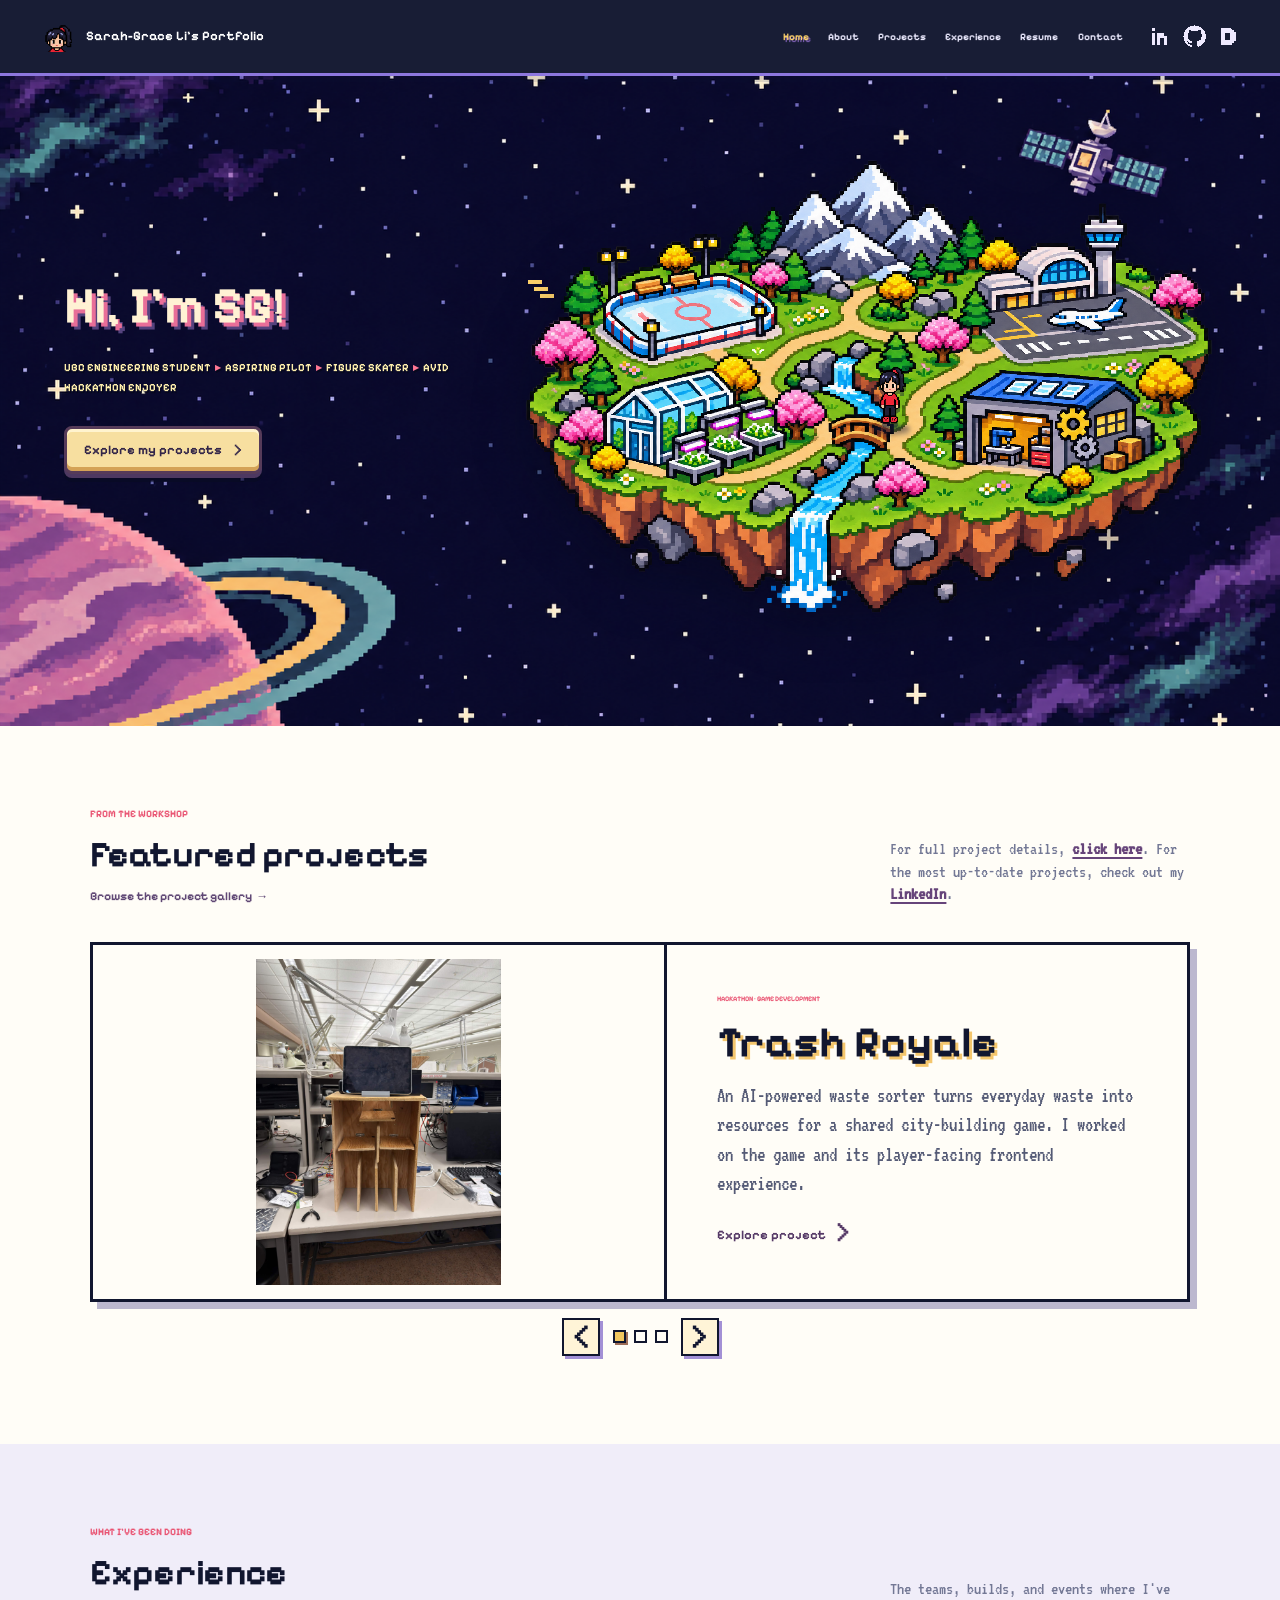
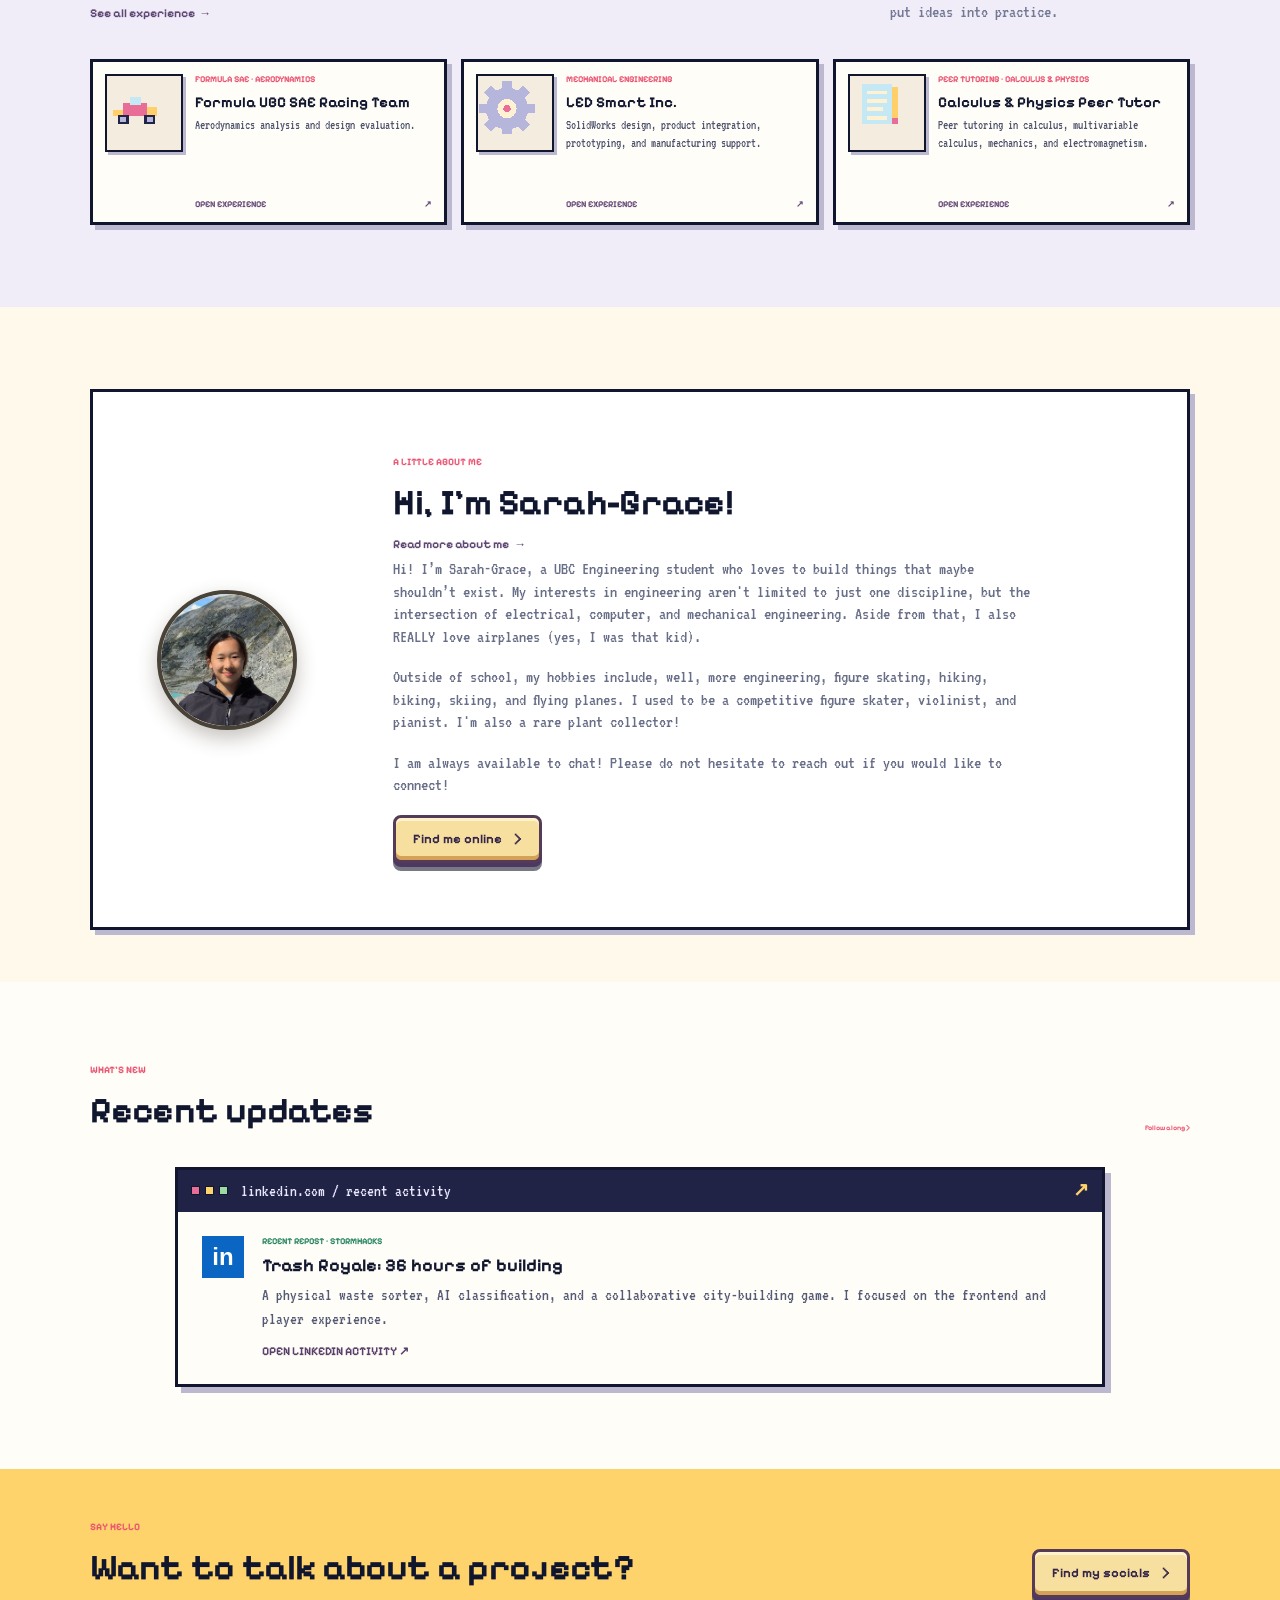
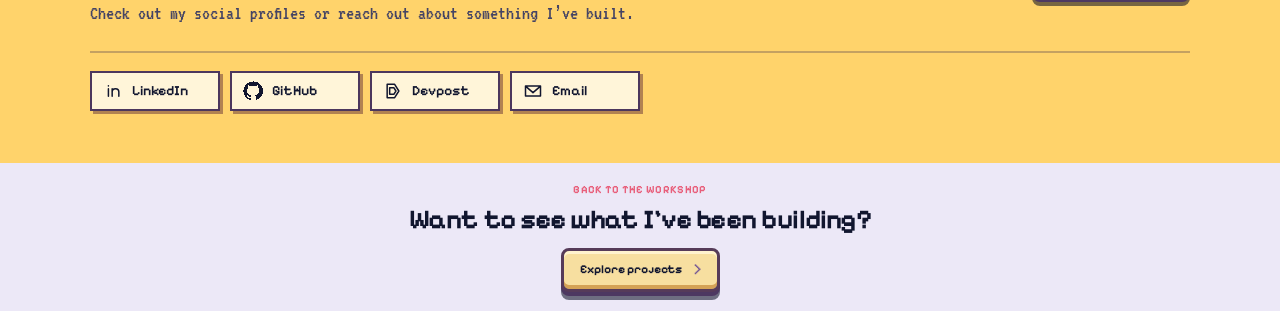
<file: index.html>
<!doctype html>
<html lang="en">
<head>
  <meta charset="utf-8">
  <meta name="viewport" content="width=device-width, initial-scale=1">
  <meta name="theme-color" content="#11162f">
  <meta name="description" content="Sarah-Grace Li's engineering projects, hackathons, skating, and adventures.">
  <title>Sarah-Grace Li's Portfolio</title>
  <link rel="preconnect" href="https://fonts.googleapis.com">
  <link rel="preconnect" href="https://fonts.gstatic.com" crossorigin>
  <link href="https://fonts.googleapis.com/css2?family=Pixelify+Sans:wght@400;500;600;700&family=VT323&display=swap" rel="stylesheet">
  <link rel="stylesheet" href="/styles.css">
  <script src="/main.js" defer></script>
  <link rel="icon" type="image/png" href="/assets/favicon.png">
</head>
<body>
  <a class="skip-link" href="#main">Skip to content</a>
  <header class="site-header">
    <a class="brand" href="/" aria-label="Sarah-Grace Li's Portfolio home">
      <span class="brand-mark" aria-hidden="true"><svg viewBox="110 18 230 205" preserveAspectRatio="xMidYMid meet" shape-rendering="crispEdges" aria-hidden="true"><image href="/assets/avatar-sprites.png" x="0" y="0" width="1774" height="887"/></svg></span>
      <span>Sarah-Grace Li's Portfolio</span>
    </a>
    <div class="header-controls">
      <nav class="main-nav" aria-label="Main navigation"><a href="/" aria-current="page">Home</a><a href="/about/">About</a><a href="/projects/">Projects</a><a href="/experience/">Experience</a><a href="/resume/">Resume</a><a href="/contact/">Contact</a></nav>
      <nav class="header-socials" aria-label="Social media">
        <a href="https://www.linkedin.com/in/sarahgraceli/" target="_blank" rel="noopener noreferrer" aria-label="LinkedIn profile link"><svg class="pixel-icon" viewBox="0 0 24 24" aria-hidden="true"><rect x="3" y="3" width="3" height="3"/><rect x="3" y="8" width="3" height="13"/><rect x="8" y="8" width="3" height="13"/><rect x="11" y="8" width="5" height="3"/><rect x="16" y="11" width="3" height="10"/><rect x="11" y="11" width="5" height="3"/></svg></a>
        <a href="https://github.com/sg-li" target="_blank" rel="noopener noreferrer" aria-label="GitHub profile link"><svg class="pixel-icon github-icon" viewBox="0 0 24 24" aria-hidden="true" shape-rendering="crispEdges"><path d="M12 .5C5.65 .5.5 5.65.5 12c0 5.08 3.29 9.38 7.86 10.9.58.11.79-.25.79-.56 0-.28-.01-1.02-.02-2.01-3.2.69-3.88-1.54-3.88-1.54-.53-1.36-1.31-1.72-1.31-1.72-1.07-.73.08-.72.08-.72 1.18.08 1.8 1.21 1.8 1.21 1.05 1.8 2.75 1.28 3.42.98.11-.76.41-1.28.75-1.57-2.55-.29-5.24-1.28-5.24-5.7 0-1.26.45-2.29 1.2-3.1-.12-.3-.52-1.48.11-3.07 0 0 .98-.31 3.2 1.18.93-.26 1.92-.39 2.91-.39.99 0 1.98.13 2.91.39 2.22-1.5 3.2-1.18 3.2-1.18.63 1.59.23 2.77.11 3.07.75.81 1.2 1.84 1.2 3.1 0 4.43-2.69 5.41-5.25 5.7.42.36.8 1.06.8 2.13 0 1.54-.01 2.78-.01 3.16 0 .31.21.68.8.56C20.71 21.38 24 17.08 24 12 24 5.65 18.85.5 12 .5z"/></svg></a>
        <a href="https://devpost.com/sarahgrace-li" target="_blank" rel="noopener noreferrer" aria-label="Devpost profile link"><svg class="pixel-icon" viewBox="0 0 24 24" aria-hidden="true"><path fill-rule="evenodd" d="M4 3h10l2 2h2v2h2v10h-2v2h-2v2H4V3zm4 5v8h5l1-1V9l-1-1H8z"/></svg></a>
      </nav>
    </div>
  </header>

  <main id="main">
    <section class="hero" id="home" aria-labelledby="hero-title">
      <div class="hero-copy">
        <h1 id="hero-title">Hi, I'm <span class="hero-name">SG</span>!</h1>
        <p class="hero-tagline">UBC Engineering Student <i>▸</i> Aspiring Pilot <i>▸</i> Figure Skater <i>▸</i> Avid Hackathon Enjoyer</p>
        <div class="hero-actions">
          <a class="button button-primary pixel-button" href="/projects/">Explore my projects <span aria-hidden="true">&gt;</span></a>
        </div>
      </div>

      <div class="island-column">
        <div class="island-frame">
          <a class="island-stage" id="islandStage" href="/about/" aria-label="Floating island. The character follows your pointer. Click to read about me.">
            <img class="island-art" src="/assets/floating-island.png" alt="Pixel art floating island with pink and yellow trees, a skating rink, plant garden, snowy mountains, airport, and workshop">
            <div class="avatar dir-down" id="avatar" aria-hidden="true">
              <span class="avatar-shadow"></span>
              <span class="avatar-sprite"></span>
            </div>
            <div class="about-bubble" id="aboutBubble" aria-hidden="true">click to read about me!</div>
          </a>
        </div>
      </div>
    </section>

    <section class="section projects-section" id="projects" aria-labelledby="projects-title">
      <div class="section-heading">
        <div>
          <p class="eyebrow">FROM THE WORKSHOP</p>
          <div class="heading-row"><h2 id="projects-title">Featured projects</h2></div><a class="section-more-link" href="/projects/">Browse the project gallery <span aria-hidden="true">→</span></a>
        </div>
        <p class="section-side-note">For full project details, <a href="https://docs.google.com/document/d/1hZ6Qb5PUSiFjFD722bGQvjgiUvVqINKqwKnhGrVsvhk/edit?usp=sharing" target="_blank" rel="noopener noreferrer">click here</a>. For the most up-to-date projects, check out my <a href="https://www.linkedin.com/in/sarahgraceli/" target="_blank" rel="noopener noreferrer">LinkedIn</a>.</p>
      </div>
      <div class="featured-carousel" id="featuredCarousel" aria-label="Featured projects" aria-roledescription="carousel">
        <div class="featured-window">
          <a class="featured-slide is-active" data-featured-slide href="/projects/#trash-royale" aria-label="Trash Royale project details">
            <span class="featured-image-placeholder real-featured-thumbnail"><img src="/assets/projects/trash-royale/sorter-prototype-front.jpg" alt="Front view of the assembled wooden Trash Royale waste-sorting prototype"></span>
            <span class="featured-copy"><span class="project-type">HACKATHON · GAME DEVELOPMENT</span><strong>Trash Royale</strong><span>An AI-powered waste sorter turns everyday waste into resources for a shared city-building game. I worked on the game and its player-facing frontend experience.</span><span class="featured-cta">Explore project <b aria-hidden="true">›</b></span></span>
          </a>
          <a class="featured-slide" data-featured-slide href="/projects/#gotcha-bac" aria-label="Gotcha B.A.C. project details" aria-hidden="true" tabindex="-1">
            <span class="featured-image-placeholder real-featured-thumbnail"><img src="/assets/projects/gotcha-bac/gotcha-bac-prototype-current-dead-screen.jpg" alt="Gotcha B.A.C. handheld prototype with virtual pet screen"></span>
            <span class="featured-copy"><span class="project-type">HARDWARE · EMBEDDED SYSTEMS · GAME</span><strong>Gotcha B.A.C.</strong><span>A breathalyzer party game links ESP32 player modules to virtual pets and a shared host screen. I built frontend pieces and helped connect the player and host experiences.</span><span class="featured-cta">Explore project <b aria-hidden="true">›</b></span></span>
          </a>
          <a class="featured-slide" data-featured-slide href="/projects/#front-wing" aria-label="Formula SAE front wing project details" aria-hidden="true" tabindex="-1">
            <span class="featured-image-placeholder" role="img" aria-label="Formula SAE front wing image placeholder"><b aria-hidden="true">▧</b><small>ADD PROJECT IMAGE</small></span>
            <span class="featured-copy"><span class="project-type">FORMULA SAE · AERODYNAMICS</span><strong>2026–2027 UBC Formula SAE Front Wing</strong><span>Investigating multi-element wing layouts, airfoils, chord lengths, and angles of attack to improve downstream airflow.</span><span class="featured-cta">Explore project <b aria-hidden="true">›</b></span></span>
          </a>
        </div>
        <div class="featured-controls">
          <button class="featured-arrow" type="button" data-featured-prev aria-label="Previous featured project">‹</button>
          <div class="featured-dots" role="group" aria-label="Choose a featured project"></div>
          <button class="featured-arrow" type="button" data-featured-next aria-label="Next featured project">›</button>
        </div>
      </div>
    </section>

    <section class="section experience-section" id="experience" aria-labelledby="experience-title">
      <div class="section-heading">
        <div><p class="eyebrow">WHAT I'VE BEEN DOING</p><div class="heading-row"><h2 id="experience-title">Experience</h2></div><a class="section-more-link" href="/experience/">See all experience <span aria-hidden="true">→</span></a></div>
        <p class="section-side-note">The teams, builds, and events where I've put ideas into practice.</p>
      </div>
      <div class="experience-preview-grid">
        <a class="experience-preview-card" href="/experience/#formula-ubc"><span class="experience-pixel-art" role="img" aria-label="Formula SAE pixel art racing car"><svg viewBox="0 0 48 48" aria-hidden="true"><rect x="5" y="28" width="8" height="5" fill="#ffcf69"/><rect x="13" y="22" width="20" height="11" fill="#e86e98"/><rect x="19" y="17" width="9" height="7" fill="#c5e8f5"/><rect x="33" y="26" width="8" height="7" fill="#ffcf69"/><rect x="9" y="32" width="9" height="8" fill="#202447"/><rect x="31" y="32" width="9" height="8" fill="#202447"/><rect x="11" y="34" width="5" height="4" fill="#b6b5dc"/><rect x="33" y="34" width="5" height="4" fill="#b6b5dc"/></svg></span><span class="project-type">FORMULA SAE · AERODYNAMICS</span><strong>Formula UBC SAE Racing Team</strong><span>Aerodynamics analysis and design evaluation.</span><span class="gallery-card-open">OPEN EXPERIENCE <b aria-hidden="true">↗</b></span></a>
        <a class="experience-preview-card" href="/experience/#led-smart"><span class="experience-pixel-art" role="img" aria-label="Mechanical engineering pixel art gear"><svg viewBox="0 0 48 48" aria-hidden="true"><path fill="#b6b5dc" d="M20 4h8v6l5 2 4-4 6 6-4 4 2 5h6v8h-6l-2 5 4 4-6 6-4-4-5 2v6h-8v-6l-5-2-4 4-6-6 4-4-2-5H1v-8h6l2-5-4-4 6-6 4 4 5-2z"/><circle cx="24" cy="27" r="8" fill="#fff2d4"/><circle cx="24" cy="27" r="3" fill="#e86e98"/></svg></span><span class="project-type">MECHANICAL ENGINEERING</span><strong>LED Smart Inc.</strong><span>SolidWorks design, product integration, prototyping, and manufacturing support.</span><span class="gallery-card-open">OPEN EXPERIENCE <b aria-hidden="true">↗</b></span></a>
        <a class="experience-preview-card" href="/experience/#tutoring"><span class="experience-pixel-art" role="img" aria-label="Pixel art notebook and pencil"><svg viewBox="0 0 48 48" aria-hidden="true"><rect x="10" y="7" width="25" height="33" fill="#c5e8f5"/><rect x="14" y="12" width="17" height="3" fill="#fff2d4"/><rect x="14" y="19" width="17" height="3" fill="#fff2d4"/><rect x="14" y="26" width="13" height="3" fill="#fff2d4"/><rect x="14" y="33" width="17" height="3" fill="#fff2d4"/><rect x="35" y="9" width="5" height="26" fill="#ffcf69"/><rect x="35" y="35" width="5" height="5" fill="#e86e98"/></svg></span><span class="project-type">PEER TUTORING · CALCULUS &amp; PHYSICS</span><strong>Calculus &amp; Physics Peer Tutor</strong><span>Peer tutoring in calculus, multivariable calculus, mechanics, and electromagnetism.</span><span class="gallery-card-open">OPEN EXPERIENCE <b aria-hidden="true">↗</b></span></a>
      </div>
    </section>

    <section class="section about-section" id="about" aria-labelledby="about-title">
      <div class="about-panel">
        <div class="about-avatar"><img class="about-headshot" src="/assets/about/sarah-grace-headshot.jpg" alt="Sarah-Grace on a mountain hike"></div>
        <div>
          <p class="eyebrow">A LITTLE ABOUT ME</p>
          <div class="heading-row"><h2 id="about-title">Hi, I'm Sarah-Grace!</h2></div><a class="section-more-link" href="/about/">Read more about me <span aria-hidden="true">→</span></a>
          <p>Hi! I’m Sarah-Grace, a UBC Engineering student who loves to build things that maybe shouldn’t exist. My interests in engineering aren't limited to just one discipline, but the intersection of electrical, computer, and mechanical engineering. Aside from that, I also REALLY love airplanes (yes, I was that kid).</p>
          <p>Outside of school, my hobbies include, well, more engineering, figure skating, hiking, biking, skiing, and flying planes. I used to be a competitive figure skater, violinist, and pianist. I'm also a rare plant collector!</p>
          <p>I am always available to chat! Please do not hesitate to reach out if you would like to connect!</p>
          <a class="button button-primary pixel-button" href="/contact/">Find me online <span aria-hidden="true">&gt;</span></a>
        </div>
      </div>
    </section>

    <section class="section updates-section" id="updates" aria-labelledby="updates-title">
      <div class="section-heading">
        <div><p class="eyebrow">WHAT'S NEW</p><div class="heading-row"><h2 id="updates-title">Recent updates</h2></div></div>
        <a class="text-link" href="/contact/">Follow along <span aria-hidden="true">&gt;</span></a>
      </div>
      <a class="linkedin-window" href="https://www.linkedin.com/in/sarahgraceli/recent-activity/all/" target="_blank" rel="noopener noreferrer" aria-label="Open Sarah-Grace Li's LinkedIn recent activity">
        <span class="linkedin-window-bar"><span class="linkedin-window-lights" aria-hidden="true"><i></i><i></i><i></i></span><span>linkedin.com / recent activity</span><b aria-hidden="true">↗</b></span>
        <span class="linkedin-window-content"><span class="linkedin-window-mark" aria-hidden="true">in</span><span class="linkedin-update-copy"><span class="update-status">RECENT REPOST · STORMHACKS</span><strong>Trash Royale: 36 hours of building</strong><span>A physical waste sorter, AI classification, and a collaborative city-building game. I focused on the frontend and player experience.</span><span class="linkedin-update-link">OPEN LINKEDIN ACTIVITY <b aria-hidden="true">↗</b></span></span></span>
      </a>
    </section>

    <section class="section contact-section" id="contact" aria-labelledby="contact-title">
      <div class="contact-top">
        <div><p class="eyebrow">SAY HELLO</p><h2 id="contact-title">Want to talk about a project?</h2><p>Check out my social profiles or reach out about something I’ve built.</p></div>
        <a class="button button-primary pixel-button" href="/contact/">Find my socials <span aria-hidden="true">&gt;</span></a>
      </div>
      <div class="quick-links" aria-label="Quick contact links">
        <a href="https://www.linkedin.com/in/sarahgraceli/" target="_blank" rel="noopener noreferrer"><svg viewBox="0 0 24 24" aria-hidden="true"><path d="M6.5 9.2v9M6.5 5.8v.1M11 18.2v-9m0 4a4 4 0 0 1 8 0v5"/></svg><span>LinkedIn</span></a>
        <a href="https://github.com/sg-li" target="_blank" rel="noopener noreferrer"><svg class="pixel-icon github-icon" viewBox="0 0 24 24" aria-hidden="true" shape-rendering="crispEdges"><path d="M12 .5C5.65 .5.5 5.65.5 12c0 5.08 3.29 9.38 7.86 10.9.58.11.79-.25.79-.56 0-.28-.01-1.02-.02-2.01-3.2.69-3.88-1.54-3.88-1.54-.53-1.36-1.31-1.72-1.31-1.72-1.07-.73.08-.72.08-.72 1.18.08 1.8 1.21 1.8 1.21 1.05 1.8 2.75 1.28 3.42.98.11-.76.41-1.28.75-1.57-2.55-.29-5.24-1.28-5.24-5.7 0-1.26.45-2.29 1.2-3.1-.12-.3-.52-1.48.11-3.07 0 0 .98-.31 3.2 1.18.93-.26 1.92-.39 2.91-.39.99 0 1.98.13 2.91.39 2.22-1.5 3.2-1.18 3.2-1.18.63 1.59.23 2.77.11 3.07.75.81 1.2 1.84 1.2 3.1 0 4.43-2.69 5.41-5.25 5.7.42.36.8 1.06.8 2.13 0 1.54-.01 2.78-.01 3.16 0 .31.21.68.8.56C20.71 21.38 24 17.08 24 12 24 5.65 18.85.5 12 .5z"/></svg><span>GitHub</span></a>
        <a href="https://devpost.com/sarahgrace-li" target="_blank" rel="noopener noreferrer"><svg viewBox="0 0 24 24" aria-hidden="true"><path d="M5 4h9l5 8-5 8H5zM8 8h5l2.5 4-2.5 4H8z"/></svg><span>Devpost</span></a>
        <a href="mailto:sgli@student.ubc.ca"><svg viewBox="0 0 24 24" aria-hidden="true"><path d="M3 6h18v12H3zM4 7l8 7 8-7"/></svg><span>Email</span></a>
      </div>
    </section>
  
    <section class="next-section-band" aria-label="Continue exploring the portfolio">
      <div class="next-section-inner">
        <p class="eyebrow">BACK TO THE WORKSHOP</p>
        <h2>Want to see what I've been building?</h2>
        <a class="button button-primary pixel-button next-section-button" href="/projects/">Explore projects <span aria-hidden="true">&gt;</span></a>
      </div>
    </section>
  </main>
</body>
</html>
</file>
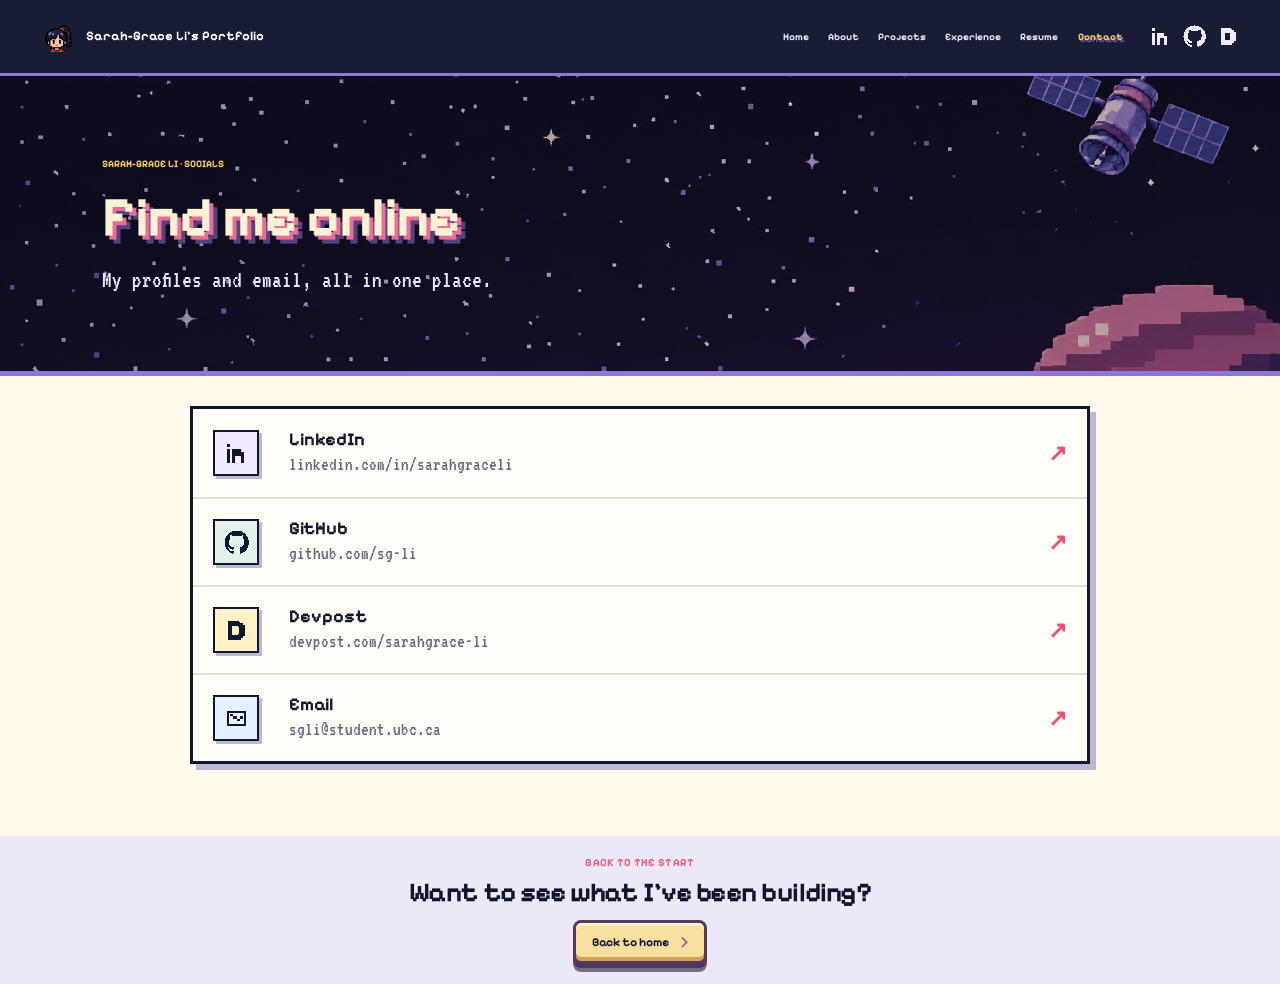
<file: contact/index.html>
<!doctype html>
<html lang="en"><head>
  <meta charset="utf-8"><meta name="viewport" content="width=device-width, initial-scale=1">
  <meta name="theme-color" content="#11162f"><meta name="description" content="Contact · Sarah-Grace Li's Portfolio">
  <title>Contact · Sarah-Grace Li's Portfolio</title>
  <link rel="preconnect" href="https://fonts.googleapis.com"><link rel="preconnect" href="https://fonts.gstatic.com" crossorigin>
  <link href="https://fonts.googleapis.com/css2?family=Pixelify+Sans:wght@400;500;600;700&family=VT323&display=swap" rel="stylesheet">
  <link rel="stylesheet" href="/styles.css"><script src="/main.js" defer></script>
</head><body class="detail-page">
  <a class="skip-link" href="#main">Skip to content</a>
  <header class="site-header">
    <a class="brand" href="/" aria-label="Sarah-Grace Li's Portfolio home">
      <span class="brand-mark" aria-hidden="true"><svg viewBox="110 18 230 205" preserveAspectRatio="xMidYMid meet" shape-rendering="crispEdges" aria-hidden="true"><image href="/assets/avatar-sprites.png" x="0" y="0" width="1774" height="887"/></svg></span>
      <span>Sarah-Grace Li's Portfolio</span>
    </a>
    <div class="header-controls">
      <nav class="main-nav" aria-label="Main navigation"><a href="/">Home</a><a href="/about/">About</a><a href="/projects/">Projects</a><a href="/experience/">Experience</a><a href="/resume/">Resume</a><a href="/contact/" aria-current="page">Contact</a></nav>
      <nav class="header-socials" aria-label="Social media">
        <a href="https://www.linkedin.com/in/sarahgraceli/" target="_blank" rel="noopener noreferrer" aria-label="LinkedIn profile link"><svg class="pixel-icon" viewBox="0 0 24 24" aria-hidden="true"><rect x="3" y="3" width="3" height="3"/><rect x="3" y="8" width="3" height="13"/><rect x="8" y="8" width="3" height="13"/><rect x="11" y="8" width="5" height="3"/><rect x="16" y="11" width="3" height="10"/><rect x="11" y="11" width="5" height="3"/></svg></a>
        <a href="https://github.com/sg-li" target="_blank" rel="noopener noreferrer" aria-label="GitHub profile link"><svg class="pixel-icon github-icon" viewBox="0 0 24 24" aria-hidden="true" shape-rendering="crispEdges"><path d="M12 .5C5.65 .5.5 5.65.5 12c0 5.08 3.29 9.38 7.86 10.9.58.11.79-.25.79-.56 0-.28-.01-1.02-.02-2.01-3.2.69-3.88-1.54-3.88-1.54-.53-1.36-1.31-1.72-1.31-1.72-1.07-.73.08-.72.08-.72 1.18.08 1.8 1.21 1.8 1.21 1.05 1.8 2.75 1.28 3.42.98.11-.76.41-1.28.75-1.57-2.55-.29-5.24-1.28-5.24-5.7 0-1.26.45-2.29 1.2-3.1-.12-.3-.52-1.48.11-3.07 0 0 .98-.31 3.2 1.18.93-.26 1.92-.39 2.91-.39.99 0 1.98.13 2.91.39 2.22-1.5 3.2-1.18 3.2-1.18.63 1.59.23 2.77.11 3.07.75.81 1.2 1.84 1.2 3.1 0 4.43-2.69 5.41-5.25 5.7.42.36.8 1.06.8 2.13 0 1.54-.01 2.78-.01 3.16 0 .31.21.68.8.56C20.71 21.38 24 17.08 24 12 24 5.65 18.85.5 12 .5z"/></svg></a>
        <a href="https://devpost.com/sarahgrace-li" target="_blank" rel="noopener noreferrer" aria-label="Devpost profile link"><svg class="pixel-icon" viewBox="0 0 24 24" aria-hidden="true"><path fill-rule="evenodd" d="M4 3h10l2 2h2v2h2v10h-2v2h-2v2H4V3zm4 5v8h5l1-1V9l-1-1H8z"/></svg></a>
      </nav>
    </div>
  </header>
    <main id="main" class="detail-main">
    <section class="detail-hero socials-hero">
      <p class="eyebrow">SARAH-GRACE LI · SOCIALS</p>
      <h1>Find me online</h1>
      <p>My profiles and email, all in one place.</p>
    </section>
    <section class="phonebook" aria-label="Social profiles and contact information">
      <a class="phonebook-row" href="https://www.linkedin.com/in/sarahgraceli/" target="_blank" rel="noopener noreferrer">
        <span class="phonebook-icon linkedin-icon"><svg viewBox="0 0 24 24" aria-hidden="true" shape-rendering="crispEdges"><rect x="3" y="3" width="3" height="3"/><rect x="3" y="8" width="3" height="13"/><rect x="8" y="8" width="3" height="13"/><rect x="11" y="8" width="5" height="3"/><rect x="16" y="11" width="3" height="10"/><rect x="11" y="11" width="5" height="3"/></svg></span>
        <span class="phonebook-info"><strong>LinkedIn</strong><small>linkedin.com/in/sarahgraceli</small></span>
        <span class="phonebook-arrow" aria-hidden="true">↗</span>
      </a>
      <a class="phonebook-row" href="https://github.com/sg-li" target="_blank" rel="noopener noreferrer">
        <span class="phonebook-icon github-icon"><svg class="github-icon" viewBox="0 0 24 24" aria-hidden="true" shape-rendering="crispEdges"><path d="M12 .5C5.65 .5.5 5.65.5 12c0 5.08 3.29 9.38 7.86 10.9.58.11.79-.25.79-.56 0-.28-.01-1.02-.02-2.01-3.2.69-3.88-1.54-3.88-1.54-.53-1.36-1.31-1.72-1.31-1.72-1.07-.73.08-.72.08-.72 1.18.08 1.8 1.21 1.8 1.21 1.05 1.8 2.75 1.28 3.42.98.11-.76.41-1.28.75-1.57-2.55-.29-5.24-1.28-5.24-5.7 0-1.26.45-2.29 1.2-3.1-.12-.3-.52-1.48.11-3.07 0 0 .98-.31 3.2 1.18.93-.26 1.92-.39 2.91-.39.99 0 1.98.13 2.91.39 2.22-1.5 3.2-1.18 3.2-1.18.63 1.59.23 2.77.11 3.07.75.81 1.2 1.84 1.2 3.1 0 4.43-2.69 5.41-5.25 5.7.42.36.8 1.06.8 2.13 0 1.54-.01 2.78-.01 3.16 0 .31.21.68.8.56C20.71 21.38 24 17.08 24 12 24 5.65 18.85.5 12 .5z"/></svg></span>
        <span class="phonebook-info"><strong>GitHub</strong><small>github.com/sg-li</small></span>
        <span class="phonebook-arrow" aria-hidden="true">↗</span>
      </a>
      <a class="phonebook-row" href="https://devpost.com/sarahgrace-li" target="_blank" rel="noopener noreferrer">
        <span class="phonebook-icon devpost-icon"><svg viewBox="0 0 24 24" aria-hidden="true" shape-rendering="crispEdges"><path fill-rule="evenodd" d="M4 3h10l2 2h2v2h2v10h-2v2h-2v2H4V3zm4 5v8h5l1-1V9l-1-1H8z"/></svg></span>
        <span class="phonebook-info"><strong>Devpost</strong><small>devpost.com/sarahgrace-li</small></span>
        <span class="phonebook-arrow" aria-hidden="true">↗</span>
      </a>
      <a class="phonebook-row" href="mailto:sgli@student.ubc.ca">
        <span class="phonebook-icon email-icon"><svg viewBox="0 0 24 24" aria-hidden="true" shape-rendering="crispEdges"><rect x="3" y="5" width="18" height="2"/><rect x="3" y="7" width="2" height="12"/><rect x="19" y="7" width="2" height="12"/><rect x="5" y="17" width="14" height="2"/><rect x="6" y="8" width="3" height="2"/><rect x="9" y="10" width="3" height="2"/><rect x="12" y="12" width="3" height="2"/><rect x="15" y="10" width="3" height="2"/></svg></span>
        <span class="phonebook-info"><strong>Email</strong><small>sgli@student.ubc.ca</small></span>
        <span class="phonebook-arrow" aria-hidden="true">↗</span>
      </a>
    </section>
  
    <section class="next-section-band" aria-label="Continue exploring the portfolio">
      <div class="next-section-inner">
        <p class="eyebrow">BACK TO THE START</p>
        <h2>Want to see what I've been building?</h2>
        <a class="button button-primary pixel-button next-section-button" href="/">Back to home <span aria-hidden="true">&gt;</span></a>
      </div>
    </section>
  </main>

</body></html>
</file>
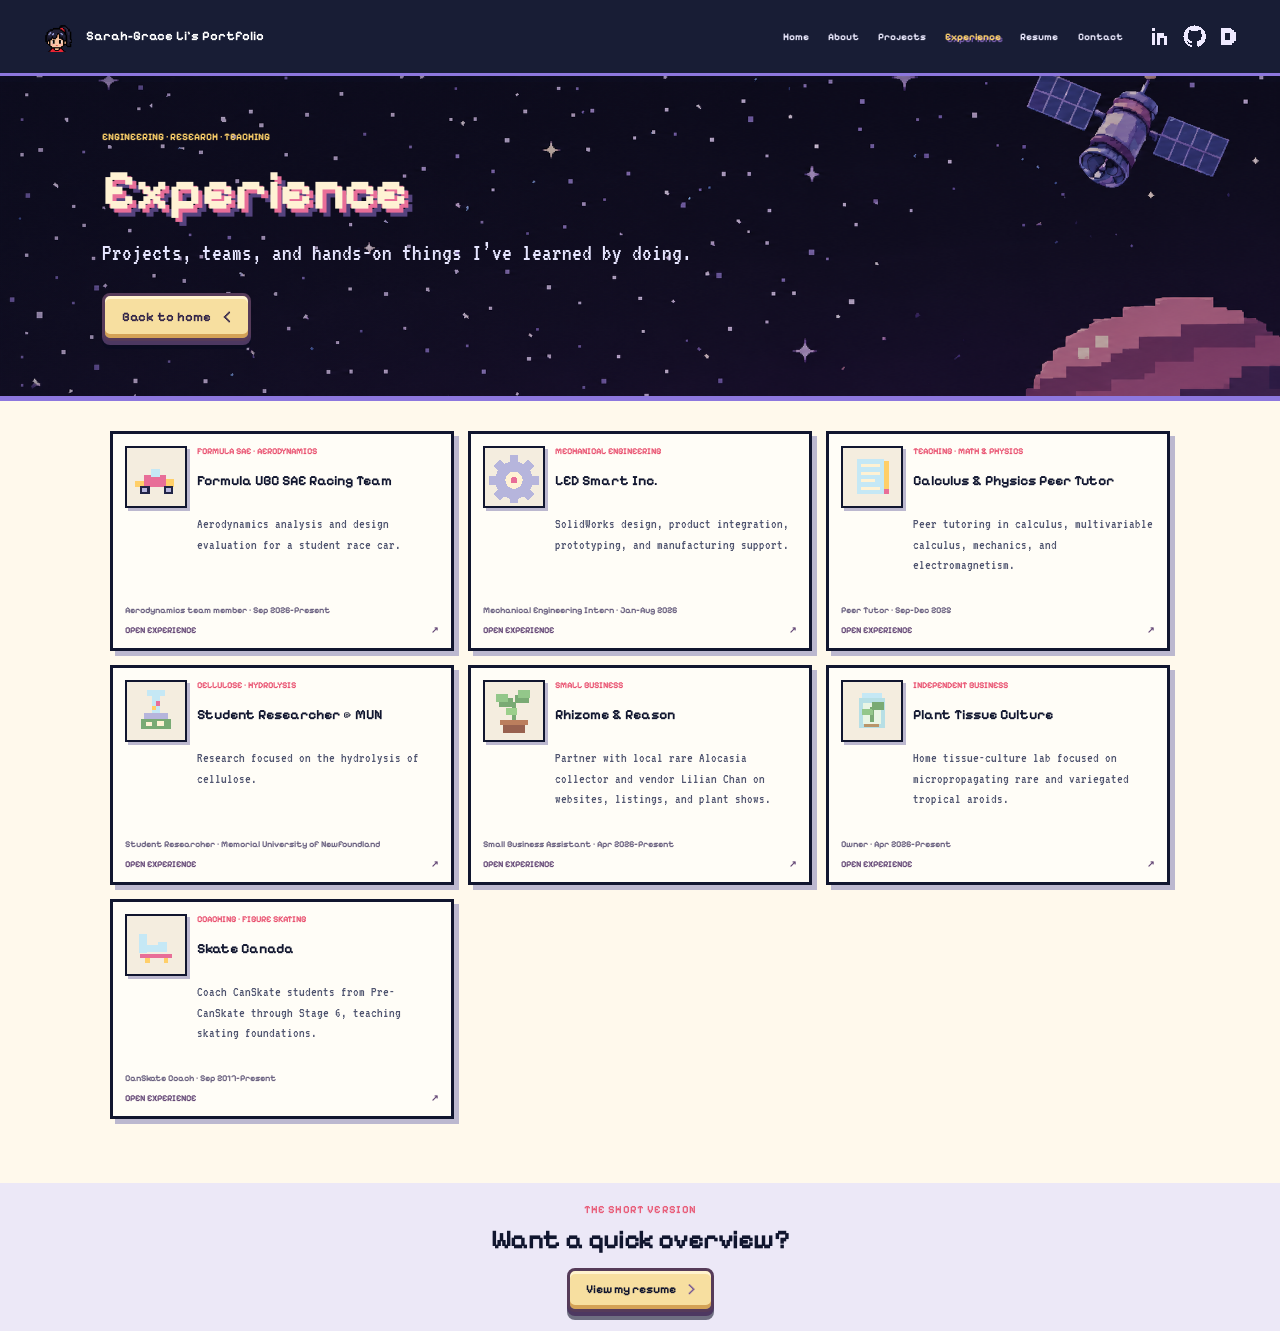
<file: experience/index.html>
<!doctype html>
<html lang="en"><head>
  <meta charset="utf-8"><meta name="viewport" content="width=device-width, initial-scale=1">
  <meta name="theme-color" content="#11162f"><meta name="description" content="Experience · Sarah-Grace Li's Portfolio">
  <title>Experience · Sarah-Grace Li's Portfolio</title>
  <link rel="preconnect" href="https://fonts.googleapis.com"><link rel="preconnect" href="https://fonts.gstatic.com" crossorigin>
  <link href="https://fonts.googleapis.com/css2?family=Pixelify+Sans:wght@400;500;600;700&family=VT323&display=swap" rel="stylesheet">
  <link rel="stylesheet" href="/styles.css"><script src="/main.js" defer></script>
</head><body class="detail-page">
  <a class="skip-link" href="#main">Skip to content</a>
  <header class="site-header">
    <a class="brand" href="/" aria-label="Sarah-Grace Li's Portfolio home">
      <span class="brand-mark" aria-hidden="true"><svg viewBox="110 18 230 205" preserveAspectRatio="xMidYMid meet" shape-rendering="crispEdges" aria-hidden="true"><image href="/assets/avatar-sprites.png" x="0" y="0" width="1774" height="887"/></svg></span>
      <span>Sarah-Grace Li's Portfolio</span>
    </a>
    <div class="header-controls">
      <nav class="main-nav" aria-label="Main navigation"><a href="/">Home</a><a href="/about/">About</a><a href="/projects/">Projects</a><a href="/experience/" aria-current="page">Experience</a><a href="/resume/">Resume</a><a href="/contact/">Contact</a></nav>
      <nav class="header-socials" aria-label="Social media">
        <a href="https://www.linkedin.com/in/sarahgraceli/" target="_blank" rel="noopener noreferrer" aria-label="LinkedIn profile link"><svg class="pixel-icon" viewBox="0 0 24 24" aria-hidden="true"><rect x="3" y="3" width="3" height="3"/><rect x="3" y="8" width="3" height="13"/><rect x="8" y="8" width="3" height="13"/><rect x="11" y="8" width="5" height="3"/><rect x="16" y="11" width="3" height="10"/><rect x="11" y="11" width="5" height="3"/></svg></a>
        <a href="https://github.com/sg-li" target="_blank" rel="noopener noreferrer" aria-label="GitHub profile link"><svg class="pixel-icon github-icon" viewBox="0 0 24 24" aria-hidden="true" shape-rendering="crispEdges"><path d="M12 .5C5.65 .5.5 5.65.5 12c0 5.08 3.29 9.38 7.86 10.9.58.11.79-.25.79-.56 0-.28-.01-1.02-.02-2.01-3.2.69-3.88-1.54-3.88-1.54-.53-1.36-1.31-1.72-1.31-1.72-1.07-.73.08-.72.08-.72 1.18.08 1.8 1.21 1.8 1.21 1.05 1.8 2.75 1.28 3.42.98.11-.76.41-1.28.75-1.57-2.55-.29-5.24-1.28-5.24-5.7 0-1.26.45-2.29 1.2-3.1-.12-.3-.52-1.48.11-3.07 0 0 .98-.31 3.2 1.18.93-.26 1.92-.39 2.91-.39.99 0 1.98.13 2.91.39 2.22-1.5 3.2-1.18 3.2-1.18.63 1.59.23 2.77.11 3.07.75.81 1.2 1.84 1.2 3.1 0 4.43-2.69 5.41-5.25 5.7.42.36.8 1.06.8 2.13 0 1.54-.01 2.78-.01 3.16 0 .31.21.68.8.56C20.71 21.38 24 17.08 24 12 24 5.65 18.85.5 12 .5z"/></svg></a>
        <a href="https://devpost.com/sarahgrace-li" target="_blank" rel="noopener noreferrer" aria-label="Devpost profile link"><svg class="pixel-icon" viewBox="0 0 24 24" aria-hidden="true"><path fill-rule="evenodd" d="M4 3h10l2 2h2v2h2v10h-2v2h-2v2H4V3zm4 5v8h5l1-1V9l-1-1H8z"/></svg></a>
      </nav>
    </div>
  </header>
  <main id="main" class="detail-main">
    <section class="detail-hero"><p class="eyebrow">ENGINEERING · RESEARCH · TEACHING</p><h1>Experience</h1><p>Projects, teams, and hands-on things I’ve learned by doing.</p><a class="button button-primary pixel-button" href="/">Back to home <span aria-hidden="true">&lt;</span></a></section>
    
      <section class="detail-content gallery-grid experience-gallery-grid" aria-label="Experience gallery">
      <article class="gallery-entry" id="formula-ubc"><button class="gallery-card" type="button" data-gallery-trigger aria-label="Open Formula UBC SAE Racing Team details"><span class="experience-pixel-art" role="img" aria-label="Formula SAE pixel art racing car"><svg viewBox="0 0 48 48" aria-hidden="true"><rect x="5" y="28" width="8" height="5" fill="#ffcf69"/><rect x="13" y="22" width="20" height="11" fill="#e86e98"/><rect x="19" y="17" width="9" height="7" fill="#c5e8f5"/><rect x="33" y="26" width="8" height="7" fill="#ffcf69"/><rect x="9" y="32" width="9" height="8" fill="#202447"/><rect x="31" y="32" width="9" height="8" fill="#202447"/><rect x="11" y="34" width="5" height="4" fill="#b6b5dc"/><rect x="33" y="34" width="5" height="4" fill="#b6b5dc"/></svg></span><span class="project-type">FORMULA SAE · AERODYNAMICS</span><strong>Formula UBC SAE Racing Team</strong><span class="gallery-summary">Aerodynamics analysis and design evaluation for a student race car.</span><span class="experience-role">Aerodynamics team member · Sep 2026–Present</span><span class="gallery-card-open">OPEN EXPERIENCE <b aria-hidden="true">↗</b></span></button><template class="gallery-detail"><div class="gallery-modal-layout"><div class="gallery-modal-image gallery-image-placeholder" role="img" aria-label="Formula UBC SAE Racing Team image placeholder"><b aria-hidden="true">▧</b><small>ADD YOUR IMAGE</small></div><div><p class="project-type">FORMULA SAE · AERODYNAMICS</p><h2>Formula UBC SAE Racing Team</h2><p class="experience-modal-role">Aerodynamics team member · Sep 2026–Present</p><p>I contribute to the Formula UBC SAE Racing Team’s aerodynamics work, using CAD and flow analysis tools to compare design options and communicate performance trade-offs.</p><div class="detail-tags"><span>Aerodynamics</span><span>SolidWorks</span><span>STAR-CCM+</span></div></div></div></template></article>
      <article class="gallery-entry" id="led-smart"><button class="gallery-card" type="button" data-gallery-trigger aria-label="Open LED Smart Inc. details"><span class="experience-pixel-art" role="img" aria-label="Mechanical engineering pixel art gear"><svg viewBox="0 0 48 48" aria-hidden="true"><path fill="#b6b5dc" d="M20 4h8v6l5 2 4-4 6 6-4 4 2 5h6v8h-6l-2 5 4 4-6 6-4-4-5 2v6h-8v-6l-5-2-4 4-6-6 4-4-2-5H1v-8h6l2-5-4-4 6-6 4 4 5-2z"/><circle cx="24" cy="27" r="8" fill="#fff2d4"/><circle cx="24" cy="27" r="3" fill="#e86e98"/></svg></span><span class="project-type">MECHANICAL ENGINEERING</span><strong>LED Smart Inc.</strong><span class="gallery-summary">SolidWorks design, product integration, prototyping, and manufacturing support.</span><span class="experience-role">Mechanical Engineering Intern · Jan–Aug 2026</span><span class="gallery-card-open">OPEN EXPERIENCE <b aria-hidden="true">↗</b></span></button><template class="gallery-detail"><div class="gallery-modal-layout"><div class="gallery-modal-image gallery-image-placeholder" role="img" aria-label="LED Smart Inc. image placeholder"><b aria-hidden="true">▧</b><small>ADD YOUR IMAGE</small></div><div><p class="project-type">MECHANICAL ENGINEERING</p><h2>LED Smart Inc.</h2><p class="experience-modal-role">Mechanical Engineering Intern · Jan–Aug 2026</p><p><ul class="experience-detail-list"><li>Designed 3D CAD models, assemblies, and production-ready components using SolidWorks.</li><li>Created manufacturing drawings, manufacturing documentation, and standard operating procedures (SOPs).</li><li>Designed mechanical enclosures, electronic housings, mounting brackets, covers, and other production components.</li><li>Collaborated with electrical, software, and firmware teams to integrate PCBs, batteries, connectors, and controls into product designs.</li><li>Applied design for manufacturing (DFM) principles to optimize designs for large-scale manufacturing and production.</li><li>Coordinated with manufacturers and suppliers to support prototyping, testing, and production.</li><li>Designed products to meet applicable industry and government standards and UL certification.</li><li>Created production drawings using GD&amp;T, ISO 9001, and ASME Y14.5 standards.</li></ul></p><div class="detail-tags"><span>CAD</span><span>GD&T</span><span>DFM</span><span>Product integration</span></div></div></div></template></article>
      <article class="gallery-entry" id="tutoring"><button class="gallery-card" type="button" data-gallery-trigger aria-label="Open Calculus &amp; Physics Peer Tutor details"><span class="experience-pixel-art" role="img" aria-label="Pixel art notebook and pencil"><svg viewBox="0 0 48 48" aria-hidden="true"><rect x="10" y="7" width="25" height="33" fill="#c5e8f5"/><rect x="14" y="12" width="17" height="3" fill="#fff2d4"/><rect x="14" y="19" width="17" height="3" fill="#fff2d4"/><rect x="14" y="26" width="13" height="3" fill="#fff2d4"/><rect x="14" y="33" width="17" height="3" fill="#fff2d4"/><rect x="35" y="9" width="5" height="26" fill="#ffcf69"/><rect x="35" y="35" width="5" height="5" fill="#e86e98"/></svg></span><span class="project-type">TEACHING · MATH & PHYSICS</span><strong>Calculus &amp; Physics Peer Tutor</strong><span class="gallery-summary">Peer tutoring in calculus, multivariable calculus, mechanics, and electromagnetism.</span><span class="experience-role">Peer Tutor · Sep–Dec 2025</span><span class="gallery-card-open">OPEN EXPERIENCE <b aria-hidden="true">↗</b></span></button><template class="gallery-detail"><div class="gallery-modal-layout"><div class="gallery-modal-image gallery-image-placeholder" role="img" aria-label="SFU Tutoring image placeholder"><b aria-hidden="true">▧</b><small>ADD YOUR IMAGE</small></div><div><p class="project-type">TEACHING · MATH & PHYSICS</p><h2>Calculus &amp; Physics Peer Tutor</h2><p class="experience-modal-role">Peer Tutor · Sep–Dec 2025</p><p>Selected as a peer tutor for courses where I had demonstrated strong performance. I supported students in Calculus 150/151 (Limits &amp; Derivatives), Calculus 152 (Integrals), Calculus 251 (Multivariable Calculus), Physics 120 (Mechanics), and Physics 121 (Electromagnetism).</p><div class="detail-tags"><span>Tutoring</span><span>Calculus</span><span>Physics</span></div></div></div></template></article>
      <article class="gallery-entry" id="mun-research"><button class="gallery-card" type="button" data-gallery-trigger aria-label="Open Student Researcher at MUN details"><span class="experience-pixel-art" role="img" aria-label="Pixel art cellulose research beaker"><svg viewBox="0 0 48 48" aria-hidden="true"><rect x="16" y="5" width="16" height="5" fill="#c5e8f5"/><rect x="20" y="10" width="8" height="17" fill="#c5e8f5"/><rect x="13" y="26" width="22" height="5" fill="#b6b5dc"/><rect x="10" y="31" width="28" height="10" fill="#79aa74"/><rect x="15" y="34" width="5" height="4" fill="#fff2d4"/><rect x="25" y="33" width="6" height="5" fill="#fff2d4"/><rect x="20" y="19" width="4" height="4" fill="#ffcf69"/><rect x="24" y="15" width="4" height="4" fill="#e86e98"/></svg></span><span class="project-type">CELLULOSE · HYDROLYSIS</span><strong>Student Researcher @ MUN</strong><span class="gallery-summary">Research focused on the hydrolysis of cellulose.</span><span class="experience-role">Student Researcher · Memorial University of Newfoundland</span><span class="gallery-card-open">OPEN EXPERIENCE <b aria-hidden="true">↗</b></span></button><template class="gallery-detail"><div class="gallery-modal-layout"><div class="experience-pixel-art experience-modal-pixel-art" role="img" aria-label="Pixel art cellulose research beaker"><svg viewBox="0 0 48 48" aria-hidden="true"><rect x="16" y="5" width="16" height="5" fill="#c5e8f5"/><rect x="20" y="10" width="8" height="17" fill="#c5e8f5"/><rect x="13" y="26" width="22" height="5" fill="#b6b5dc"/><rect x="10" y="31" width="28" height="10" fill="#79aa74"/><rect x="15" y="34" width="5" height="4" fill="#fff2d4"/><rect x="25" y="33" width="6" height="5" fill="#fff2d4"/><rect x="20" y="19" width="4" height="4" fill="#ffcf69"/><rect x="24" y="15" width="4" height="4" fill="#e86e98"/></svg></div><div><p class="project-type">CELLULOSE · HYDROLYSIS</p><h2>Student Researcher @ MUN</h2><p class="experience-modal-role">Student Researcher · Memorial University of Newfoundland</p><p>My research focused on the hydrolysis of cellulose.</p><div class="detail-tags"><span>Cellulose</span><span>Hydrolysis</span><span>Research</span></div></div></div></template></article>
      <article class="gallery-entry" id="rhizome"><button class="gallery-card" type="button" data-gallery-trigger aria-label="Open Rhizome & Reason details"><span class="experience-pixel-art" role="img" aria-label="Pixel art potted plant"><svg viewBox="0 0 48 48" aria-hidden="true"><rect x="11" y="32" width="26" height="5" fill="#bb7e5d"/><rect x="14" y="37" width="20" height="7" fill="#98614f"/><rect x="22" y="16" width="4" height="16" fill="#79aa74"/><rect x="10" y="12" width="13" height="8" fill="#79aa74"/><rect x="7" y="8" width="11" height="8" fill="#93c78a"/><rect x="25" y="9" width="13" height="8" fill="#79aa74"/><rect x="28" y="5" width="11" height="7" fill="#93c78a"/><rect x="17" y="21" width="10" height="7" fill="#9bcf8b"/></svg></span><span class="project-type">SMALL BUSINESS</span><strong>Rhizome & Reason</strong><span class="gallery-summary">Partner with local rare Alocasia collector and vendor Lilian Chan on websites, listings, and plant shows.</span><span class="experience-role">Small Business Assistant · Apr 2026–Present</span><span class="gallery-card-open">OPEN EXPERIENCE <b aria-hidden="true">↗</b></span></button><template class="gallery-detail"><div class="gallery-modal-layout"><div class="gallery-modal-image gallery-image-placeholder" role="img" aria-label="Rhizome & Reason image placeholder"><b aria-hidden="true">▧</b><small>ADD YOUR IMAGE</small></div><div><p class="project-type">SMALL BUSINESS</p><h2>Rhizome & Reason</h2><p class="experience-modal-role">Small Business Assistant · Apr 2026–Present</p><p>I have partnered with Lilian Chan of Rhizome &amp; Reason, a local rare Alocasia collector and vendor. I assist with developing websites, creating product listings, and supporting the business at local plant shows and community events.</p><section class="embedded-experience"><h3>The Aroid Affair · Digital Media &amp; Technology Assistant</h3><p class="experience-modal-role">Aug 2026–Sep 2026 · On-site</p><p>The Aroid Affair is a community plant show organized by my friend, the owner of Rhizome &amp; Reason, to bring together local plant enthusiasts, collectors, growers, and small businesses. Vendors showcase rare and unusual plants and products in a welcoming community setting.</p><p>My role focuses on the event’s marketing and digital work. I create social media content, promote vendors and updates, develop and maintain the event website, coordinate with vendors, and handle technical details behind the scenes.</p></section><div class="detail-tags"><span>Website</span><span>Product listings</span><span>Plant shows</span><span>Digital media</span></div></div></div></template></article>
      <article class="gallery-entry" id="plant-culture"><button class="gallery-card" type="button" data-gallery-trigger aria-label="Open Plant Tissue Culture details"><span class="experience-pixel-art" role="img" aria-label="Pixel art plant in lab jar"><svg viewBox="0 0 48 48" aria-hidden="true"><rect x="15" y="7" width="18" height="5" fill="#c5e8f5"/><rect x="12" y="12" width="24" height="28" fill="#b7dfe5"/><rect x="16" y="17" width="16" height="19" fill="#e9f5e4"/><rect x="22" y="20" width="4" height="14" fill="#79aa74"/><rect x="15" y="22" width="10" height="6" fill="#93c78a"/><rect x="24" y="16" width="11" height="7" fill="#79aa74"/><rect x="17" y="36" width="13" height="3" fill="#b99569"/></svg></span><span class="project-type">INDEPENDENT BUSINESS</span><strong>Plant Tissue Culture</strong><span class="gallery-summary">Home tissue-culture lab focused on micropropagating rare and variegated tropical aroids.</span><span class="experience-role">Owner · Apr 2026–Present</span><span class="gallery-card-open">OPEN EXPERIENCE <b aria-hidden="true">↗</b></span></button><template class="gallery-detail"><div class="gallery-modal-layout"><div class="gallery-modal-image gallery-image-placeholder" role="img" aria-label="Plant Tissue Culture image placeholder"><b aria-hidden="true">▧</b><small>ADD YOUR IMAGE</small></div><div><p class="project-type">INDEPENDENT BUSINESS</p><h2>Plant Tissue Culture</h2><p class="experience-modal-role">Owner · Apr 2026–Present</p><p>I’m a small business owner and plant tissue-culture enthusiast who built a tissue-culture lab in my home. My work specializes in the micropropagation of rare and variegated tropical aroids, including Monstera, Philodendron, Alocasia, and Anthurium.<br><br>My interest in tissue culture started when I learned it was possible to clone and propagate plants in vitro. Since then, I’ve spent countless hours learning sterile technique, experimenting with media formulations, and developing cultures from rare specimens.<br><br>I’ve also partnered with Lilian Chan, the owner of Rhizome &amp; Reason and a local rare Alocasia collector and vendor, to attend local plant shows and share tissue-cultured plants with the broader plant community. Collaborating with experienced collectors and growers has helped me learn how to start my own business and connect with customers.</p><div class="detail-tags"><span>Tissue culture</span><span>Sterile technique</span><span>Small business</span></div></div></div></template></article>
      <article class="gallery-entry" id="skate-canada"><button class="gallery-card" type="button" data-gallery-trigger aria-label="Open Skate Canada details"><span class="experience-pixel-art" role="img" aria-label="Figure skating pixel art skate"><svg viewBox="0 0 48 48" aria-hidden="true"><rect x="8" y="14" width="8" height="17" fill="#c5e8f5"/><rect x="16" y="24" width="14" height="6" fill="#c5e8f5"/><rect x="26" y="21" width="8" height="9" fill="#c5e8f5"/><rect x="9" y="32" width="30" height="4" fill="#e86e98"/><rect x="14" y="36" width="4" height="5" fill="#ffcf69"/><rect x="31" y="36" width="4" height="5" fill="#ffcf69"/></svg></span><span class="project-type">COACHING · FIGURE SKATING</span><strong>Skate Canada</strong><span class="gallery-summary">Coach CanSkate students from Pre-CanSkate through Stage 6, teaching skating foundations.</span><span class="experience-role">CanSkate Coach · Sep 2017–Present</span><span class="gallery-card-open">OPEN EXPERIENCE <b aria-hidden="true">↗</b></span></button><template class="gallery-detail"><div class="gallery-modal-layout"><div class="gallery-modal-image gallery-image-placeholder" role="img" aria-label="Skate Canada image placeholder"><b aria-hidden="true">▧</b><small>ADD YOUR IMAGE</small></div><div><p class="project-type">COACHING · FIGURE SKATING</p><h2>Skate Canada</h2><p class="experience-modal-role">CanSkate Coach · Sep 2017–Present</p><p>I coach CanSkate students from Pre-CanSkate through Stage 6, teaching skating foundations and helping young skaters build confidence on the ice.</p><div class="detail-tags"><span>Coaching</span><span>Figure skating</span><span>Communication</span></div></div></div></template></article>
    </section>
    <dialog class="gallery-dialog" id="galleryDialog" aria-label="Experience details"><div class="gallery-dialog-frame"><button class="gallery-close" type="button" data-gallery-close aria-label="Close details">X</button><div class="gallery-dialog-content" id="galleryDialogContent"></div></div></dialog>
  
    <section class="next-section-band" aria-label="Continue exploring the portfolio">
      <div class="next-section-inner">
        <p class="eyebrow">THE SHORT VERSION</p>
        <h2>Want a quick overview?</h2>
        <a class="button button-primary pixel-button next-section-button" href="/resume/">View my resume <span aria-hidden="true">&gt;</span></a>
      </div>
    </section>
  </main>
</body></html>
</file>
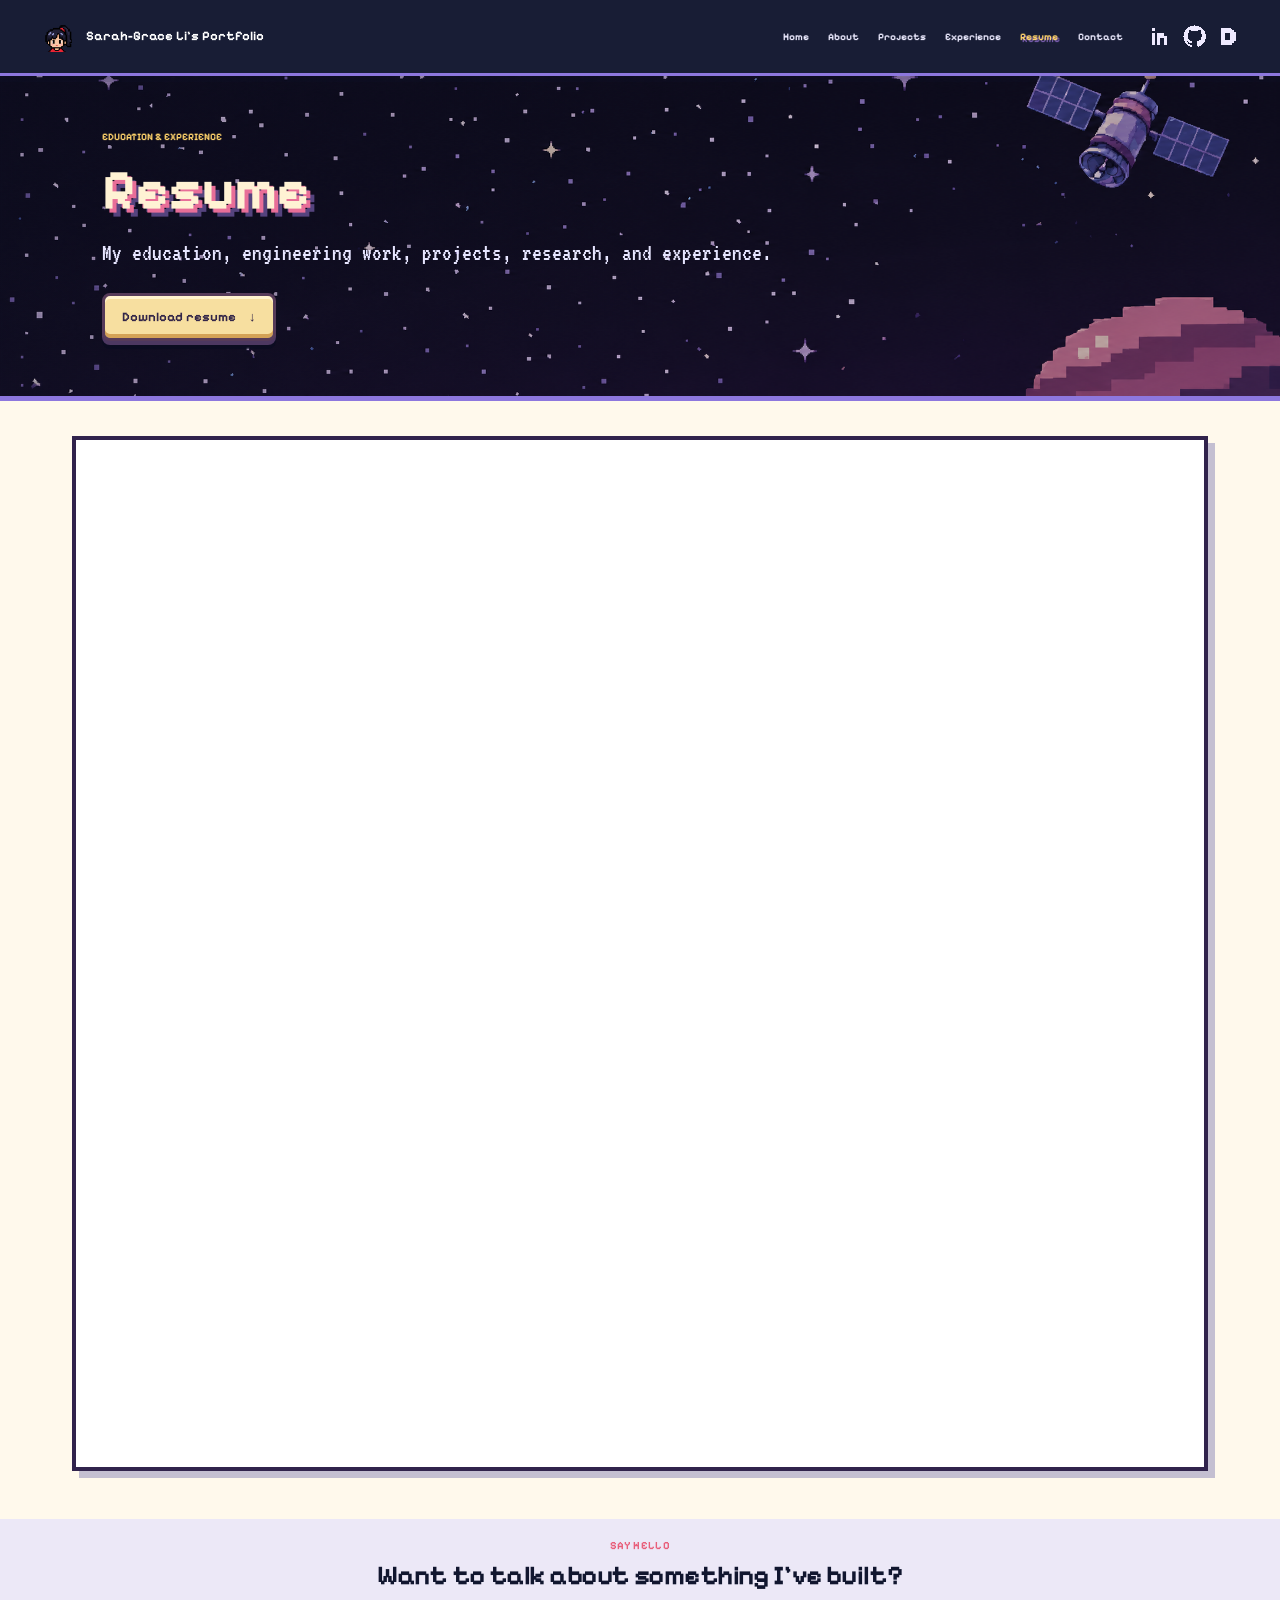
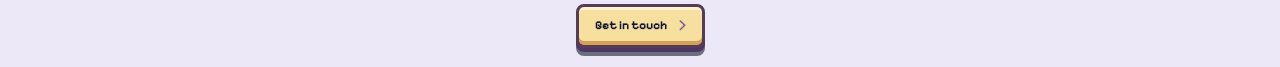
<file: resume/index.html>
<!doctype html>
<html lang="en"><head>
  <meta charset="utf-8"><meta name="viewport" content="width=device-width, initial-scale=1">
  <meta name="theme-color" content="#11162f"><meta name="description" content="Resume · Sarah-Grace Li's Portfolio">
  <title>Resume · Sarah-Grace Li's Portfolio</title>
  <link rel="preconnect" href="https://fonts.googleapis.com"><link rel="preconnect" href="https://fonts.gstatic.com" crossorigin>
  <link href="https://fonts.googleapis.com/css2?family=Pixelify+Sans:wght@400;500;600;700&family=VT323&display=swap" rel="stylesheet">
  <link rel="stylesheet" href="/styles.css"><script src="/main.js" defer></script>
</head><body class="detail-page">
  <a class="skip-link" href="#main">Skip to content</a>
  <header class="site-header">
    <a class="brand" href="/" aria-label="Sarah-Grace Li's Portfolio home">
      <span class="brand-mark" aria-hidden="true"><svg viewBox="110 18 230 205" preserveAspectRatio="xMidYMid meet" shape-rendering="crispEdges" aria-hidden="true"><image href="/assets/avatar-sprites.png" x="0" y="0" width="1774" height="887"/></svg></span>
      <span>Sarah-Grace Li's Portfolio</span>
    </a>
    <div class="header-controls">
      <nav class="main-nav" aria-label="Main navigation"><a href="/">Home</a><a href="/about/">About</a><a href="/projects/">Projects</a><a href="/experience/">Experience</a><a href="/resume/" aria-current="page">Resume</a><a href="/contact/">Contact</a></nav>
      <nav class="header-socials" aria-label="Social media">
        <a href="https://www.linkedin.com/in/sarahgraceli/" target="_blank" rel="noopener noreferrer" aria-label="LinkedIn profile link"><svg class="pixel-icon" viewBox="0 0 24 24" aria-hidden="true"><rect x="3" y="3" width="3" height="3"/><rect x="3" y="8" width="3" height="13"/><rect x="8" y="8" width="3" height="13"/><rect x="11" y="8" width="5" height="3"/><rect x="16" y="11" width="3" height="10"/><rect x="11" y="11" width="5" height="3"/></svg></a>
        <a href="https://github.com/sg-li" target="_blank" rel="noopener noreferrer" aria-label="GitHub profile link"><svg class="pixel-icon github-icon" viewBox="0 0 24 24" aria-hidden="true" shape-rendering="crispEdges"><path d="M12 .5C5.65 .5.5 5.65.5 12c0 5.08 3.29 9.38 7.86 10.9.58.11.79-.25.79-.56 0-.28-.01-1.02-.02-2.01-3.2.69-3.88-1.54-3.88-1.54-.53-1.36-1.31-1.72-1.31-1.72-1.07-.73.08-.72.08-.72 1.18.08 1.8 1.21 1.8 1.21 1.05 1.8 2.75 1.28 3.42.98.11-.76.41-1.28.75-1.57-2.55-.29-5.24-1.28-5.24-5.7 0-1.26.45-2.29 1.2-3.1-.12-.3-.52-1.48.11-3.07 0 0 .98-.31 3.2 1.18.93-.26 1.92-.39 2.91-.39.99 0 1.98.13 2.91.39 2.22-1.5 3.2-1.18 3.2-1.18.63 1.59.23 2.77.11 3.07.75.81 1.2 1.84 1.2 3.1 0 4.43-2.69 5.41-5.25 5.7.42.36.8 1.06.8 2.13 0 1.54-.01 2.78-.01 3.16 0 .31.21.68.8.56C20.71 21.38 24 17.08 24 12 24 5.65 18.85.5 12 .5z"/></svg></a>
        <a href="https://devpost.com/sarahgrace-li" target="_blank" rel="noopener noreferrer" aria-label="Devpost profile link"><svg class="pixel-icon" viewBox="0 0 24 24" aria-hidden="true"><path fill-rule="evenodd" d="M4 3h10l2 2h2v2h2v10h-2v2h-2v2H4V3zm4 5v8h5l1-1V9l-1-1H8z"/></svg></a>
      </nav>
    </div>
  </header>
  <main id="main" class="detail-main">
    <section class="detail-hero"><p class="eyebrow">EDUCATION & EXPERIENCE</p><h1>Resume</h1><p>My education, engineering work, projects, research, and experience.</p><a class="button button-primary pixel-button" href="/assets/Sarah-Grace%20Li%202026%20Fall%20Resume.pdf" download>Download resume <span aria-hidden="true">↓</span></a></section>
    <section class="resume-viewer" aria-label="Resume document"><iframe src="/assets/Sarah-Grace%20Li%202026%20Fall%20Resume.pdf#view=FitH" ...></iframe></section>
    
  
    <section class="next-section-band" aria-label="Continue exploring the portfolio">
      <div class="next-section-inner">
        <p class="eyebrow">SAY HELLO</p>
        <h2>Want to talk about something I've built?</h2>
        <a class="button button-primary pixel-button next-section-button" href="/contact/">Get in touch <span aria-hidden="true">&gt;</span></a>
      </div>
    </section>
  </main>
</body></html>
</file>
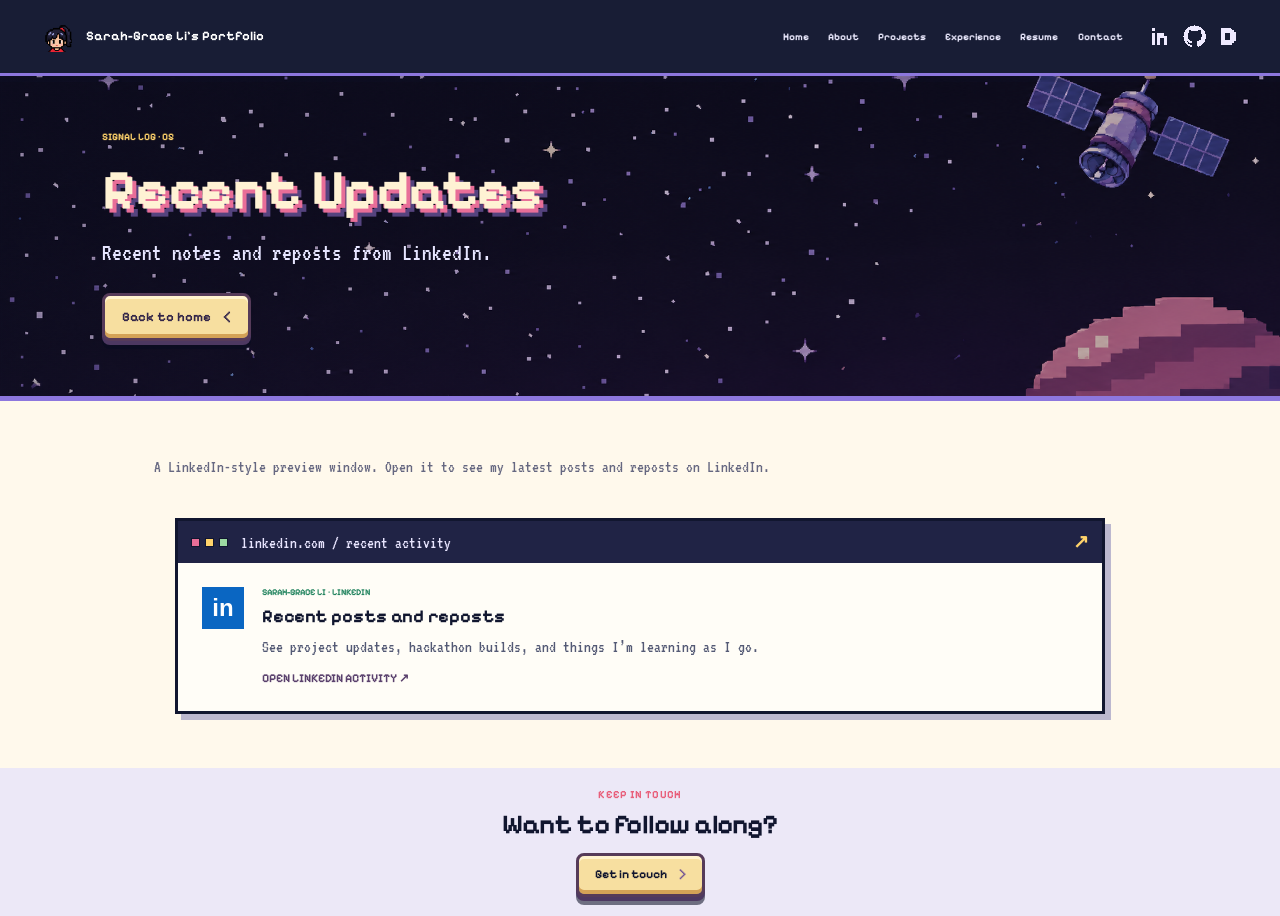
<file: updates/index.html>
<!doctype html>
<html lang="en"><head>
  <meta charset="utf-8"><meta name="viewport" content="width=device-width, initial-scale=1">
  <meta name="theme-color" content="#11162f"><meta name="description" content="Recent Updates · Sarah-Grace Li's Portfolio">
  <title>Recent Updates · Sarah-Grace Li's Portfolio</title>
  <link rel="preconnect" href="https://fonts.googleapis.com"><link rel="preconnect" href="https://fonts.gstatic.com" crossorigin>
  <link href="https://fonts.googleapis.com/css2?family=Pixelify+Sans:wght@400;500;600;700&family=VT323&display=swap" rel="stylesheet">
  <link rel="stylesheet" href="/styles.css"><script src="/main.js" defer></script>
</head><body class="detail-page">
  <a class="skip-link" href="#main">Skip to content</a>
  <header class="site-header">
    <a class="brand" href="/" aria-label="Sarah-Grace Li's Portfolio home">
      <span class="brand-mark" aria-hidden="true"><svg viewBox="110 18 230 205" preserveAspectRatio="xMidYMid meet" shape-rendering="crispEdges" aria-hidden="true"><image href="/assets/avatar-sprites.png" x="0" y="0" width="1774" height="887"/></svg></span>
      <span>Sarah-Grace Li's Portfolio</span>
    </a>
    <div class="header-controls">
      <nav class="main-nav" aria-label="Main navigation"><a href="/">Home</a><a href="/about/">About</a><a href="/projects/">Projects</a><a href="/experience/">Experience</a><a href="/resume/">Resume</a><a href="/contact/">Contact</a></nav>
      <nav class="header-socials" aria-label="Social media">
        <a href="https://www.linkedin.com/in/sarahgraceli/" target="_blank" rel="noopener noreferrer" aria-label="LinkedIn profile link"><svg class="pixel-icon" viewBox="0 0 24 24" aria-hidden="true"><rect x="3" y="3" width="3" height="3"/><rect x="3" y="8" width="3" height="13"/><rect x="8" y="8" width="3" height="13"/><rect x="11" y="8" width="5" height="3"/><rect x="16" y="11" width="3" height="10"/><rect x="11" y="11" width="5" height="3"/></svg></a>
        <a href="https://github.com/sg-li" target="_blank" rel="noopener noreferrer" aria-label="GitHub profile link"><svg class="pixel-icon github-icon" viewBox="0 0 24 24" aria-hidden="true" shape-rendering="crispEdges"><path d="M12 .5C5.65 .5.5 5.65.5 12c0 5.08 3.29 9.38 7.86 10.9.58.11.79-.25.79-.56 0-.28-.01-1.02-.02-2.01-3.2.69-3.88-1.54-3.88-1.54-.53-1.36-1.31-1.72-1.31-1.72-1.07-.73.08-.72.08-.72 1.18.08 1.8 1.21 1.8 1.21 1.05 1.8 2.75 1.28 3.42.98.11-.76.41-1.28.75-1.57-2.55-.29-5.24-1.28-5.24-5.7 0-1.26.45-2.29 1.2-3.1-.12-.3-.52-1.48.11-3.07 0 0 .98-.31 3.2 1.18.93-.26 1.92-.39 2.91-.39.99 0 1.98.13 2.91.39 2.22-1.5 3.2-1.18 3.2-1.18.63 1.59.23 2.77.11 3.07.75.81 1.2 1.84 1.2 3.1 0 4.43-2.69 5.41-5.25 5.7.42.36.8 1.06.8 2.13 0 1.54-.01 2.78-.01 3.16 0 .31.21.68.8.56C20.71 21.38 24 17.08 24 12 24 5.65 18.85.5 12 .5z"/></svg></a>
        <a href="https://devpost.com/sarahgrace-li" target="_blank" rel="noopener noreferrer" aria-label="Devpost profile link"><svg class="pixel-icon" viewBox="0 0 24 24" aria-hidden="true"><path fill-rule="evenodd" d="M4 3h10l2 2h2v2h2v10h-2v2h-2v2H4V3zm4 5v8h5l1-1V9l-1-1H8z"/></svg></a>
      </nav>
    </div>
  </header>
  <main id="main" class="detail-main">
    <section class="detail-hero"><p class="eyebrow">SIGNAL LOG · 05</p><h1>Recent Updates</h1><p>Recent notes and reposts from LinkedIn.</p><a class="button button-primary pixel-button" href="/">Back to home <span aria-hidden="true">&lt;</span></a></section>
    <section class="detail-content linkedin-feed-section">
      <p class="archive-note">A LinkedIn-style preview window. Open it to see my latest posts and reposts on LinkedIn.</p>
      <a class="linkedin-window linkedin-window-detail" href="https://www.linkedin.com/in/sarahgraceli/recent-activity/all/" target="_blank" rel="noopener noreferrer" aria-label="Open Sarah-Grace Li's LinkedIn recent activity">
        <span class="linkedin-window-bar"><span class="linkedin-window-lights" aria-hidden="true"><i></i><i></i><i></i></span><span>linkedin.com / recent activity</span><b aria-hidden="true">↗</b></span>
        <span class="linkedin-window-content"><span class="linkedin-window-mark" aria-hidden="true">in</span><span class="linkedin-update-copy"><span class="update-status">SARAH-GRACE LI · LINKEDIN</span><strong>Recent posts and reposts</strong><span>See project updates, hackathon builds, and things I’m learning as I go.</span><span class="linkedin-update-link">OPEN LINKEDIN ACTIVITY <b aria-hidden="true">↗</b></span></span></span>
      </a>
    </section>
  
    <section class="next-section-band" aria-label="Continue exploring the portfolio">
      <div class="next-section-inner">
        <p class="eyebrow">KEEP IN TOUCH</p>
        <h2>Want to follow along?</h2>
        <a class="button button-primary pixel-button next-section-button" href="/contact/">Get in touch <span aria-hidden="true">&gt;</span></a>
      </div>
    </section>
  </main>
</body></html>
</file>
<file: styles.css>
:root {
  --navy: #11162f;
  --navy-2: #20264b;
  --ink: #252a4e;
  --cream: #fff9ec;
  --paper: #fffdf7;
  --coral: #ff7189;
  --coral-dark: #e95170;
  --mint: #a4eccd;
  --blue: #a8d8ff;
  --lilac: #c5a9ff;
  --gold: #ffd36b;
  --muted: #737895;
  --pixel: "Courier New", monospace;
  --body: Inter, ui-sans-serif, system-ui, -apple-system, BlinkMacSystemFont, "Segoe UI", sans-serif;
}
* { box-sizing: border-box; }
html { scroll-behavior: smooth; scroll-padding-top: 92px; }
body { margin: 0; background: var(--cream); color: var(--ink); font-family: var(--body); line-height: 1.55; }
a { color: inherit; }
a:focus-visible, button:focus-visible, [tabindex="0"]:focus-visible { outline: 3px solid var(--coral); outline-offset: 4px; }
.skip-link { position: fixed; z-index: 100; top: 8px; left: 8px; padding: 10px 14px; background: var(--gold); transform: translateY(-160%); }
.skip-link:focus { transform: translateY(0); }
.site-header { min-height: 76px; padding: 0 clamp(20px, 5vw, 76px); display: grid; grid-template-columns: 1fr auto 1fr; align-items: center; gap: 24px; position: sticky; top: 0; z-index: 30; background: rgba(17,22,47,.97); color: #fff; border-bottom: 3px solid #8d77de; box-shadow: 0 6px 0 rgba(22,24,57,.12); }
.brand { display: inline-flex; gap: 10px; align-items: center; text-decoration: none; font: 700 14px var(--pixel); white-space: nowrap; }
.brand-mark { display: grid; place-items: center; width: 36px; height: 36px; color: var(--gold); }
.brand-mark svg { width: 30px; height: 30px; fill: none; stroke: currentColor; stroke-width: 2; stroke-linejoin: miter; shape-rendering: crispEdges; }
.main-nav { display: flex; gap: clamp(10px, 1.7vw, 24px); align-items: center; }
.main-nav a { text-decoration: none; color: #ecebff; transition: color .15s, transform .15s; font: 700 11px var(--pixel); letter-spacing: -.04em; }
.main-nav a:hover { color: var(--gold); transform: translateY(-2px); }
.header-socials { justify-self: end; display: flex; gap: 13px; align-items: center; }
.header-socials a { display: grid; place-items: center; width: 30px; height: 34px; color: #efeaff; text-decoration: none; transition: color .15s, transform .15s; }
.header-socials a:hover { color: var(--coral); transform: translateY(-2px); }
.header-socials svg, .social-list svg { width: 23px; height: 23px; fill: none; stroke: currentColor; stroke-width: 1.7; stroke-linecap: round; stroke-linejoin: round; }
.hero { min-height: 650px; overflow: hidden; position: relative; display: grid; grid-template-columns: minmax(290px,.78fr) minmax(420px,1.22fr); align-items: center; gap: 14px; padding: 60px clamp(28px, 5vw, 80px) 90px; background: radial-gradient(ellipse at 74% 55%, #292f63 0%, #181f48 40%, #10152d 77%); color: #fff; }
.hero::before { content: ""; position: absolute; z-index: 0; width: 300px; height: 300px; left: -125px; bottom: -210px; border-radius: 50%; background: #8b81d8; box-shadow: inset -24px -17px #5d5da9; opacity: .55; }
.hero-copy, .island-column, .scroll-cue { position: relative; z-index: 2; }
.hero-copy { max-width: 460px; padding-bottom: 24px; }
h1, h2, h3, p { margin-top: 0; }
h1 { margin-bottom: 20px; font: 700 clamp(39px, 5vw, 68px)/1.05 var(--pixel); letter-spacing: -.08em; color: #fff; }
h1 span { color: var(--coral); text-shadow: 4px 4px 0 #583c85; }
.hero-tagline { max-width: 430px; margin: 0 0 28px; color: var(--gold); font: 700 clamp(10px, 1.15vw, 13px)/1.9 var(--pixel); letter-spacing: -.04em; text-transform: uppercase; text-shadow: 1px 2px 0 rgba(5,7,20,.6); }
.hero-tagline i { color: var(--coral); font-style: normal; padding: 0 2px; }
.hero-actions { display: flex; flex-wrap: wrap; gap: 12px; align-items: center; }
.button { display: inline-flex; justify-content: center; align-items: center; gap: 12px; padding: 13px 17px; text-decoration: none; font-weight: 800; font-size: 12px; transition: transform .15s, box-shadow .15s; }
.button:hover { transform: translate(-2px,-2px); }
.button-primary { background: var(--coral); color: #241c45; border: 3px solid #ffd1d6; box-shadow: 4px 4px 0 #a04c79; }
.pixel-button { border-radius: 0; font: 700 11px var(--pixel); letter-spacing: -.03em; text-transform: uppercase; image-rendering: pixelated; }
.pixel-button:hover { box-shadow: 6px 6px 0 #a04c79; }
.island-column { min-width: 0; }
.island-frame { position: relative; width: 100%; max-width: 750px; margin: 0 auto; }
.island-stage { width: 100%; aspect-ratio: 1.45; position: relative; display: grid; place-items: center; cursor: pointer; user-select: none; touch-action: pan-y; }
.island-art { width: 100%; height: 100%; object-fit: contain; image-rendering: pixelated; filter: drop-shadow(0 16px 28px rgba(2,5,20,.38)); pointer-events: none; }
.island-stage::after { content: ""; position: absolute; inset: 18% 18% 19%; border-radius: 50%; background: transparent; transition: background .18s; pointer-events: none; }
.island-stage:hover::after, .island-stage:focus-visible::after { background: rgba(255,255,255,.025); }
.avatar { position: absolute; z-index: 3; left: 53%; top: 56%; width: clamp(40px, 4.5vw, 62px); aspect-ratio: .875; transform: translate(-50%,-80%); pointer-events: none; filter: drop-shadow(0 4px 0 rgba(19,24,60,.45)); transition: filter .15s; }
.avatar-sprite { position: absolute; inset: 0; display: block; background-image: url("/assets/avatar-sprites.png"); background-size: 400% 200%; background-position: 0% 0%; image-rendering: pixelated; background-repeat: no-repeat; }
.avatar-shadow { position: absolute; width: 72%; height: 12%; bottom: -7%; left: 14%; border-radius: 50%; background: rgba(22,27,62,.45); filter: blur(2px); }
.avatar.walking .avatar-sprite { background-position-y: 100%; }
.avatar.dir-down .avatar-sprite { background-position-x: 0%; }
.avatar.dir-left .avatar-sprite { background-position-x: 33.3333%; }
.avatar.dir-right .avatar-sprite { background-position-x: 66.6667%; }
.avatar.dir-up .avatar-sprite { background-position-x: 100%; }
.about-bubble { position: absolute; z-index: 4; left: 50%; top: 31%; padding: 8px 11px; display: grid; gap: 1px; background: var(--paper); color: var(--navy); border: 2px solid var(--navy); border-radius: 7px; box-shadow: 3px 3px 0 var(--coral); transform: translateY(5px) scale(.9); opacity: 0; transition: opacity .18s, transform .18s; pointer-events: none; }
.about-bubble::after { content: ""; position: absolute; left: 14px; bottom: -7px; width: 10px; height: 10px; background: var(--paper); border-right: 2px solid var(--navy); border-bottom: 2px solid var(--navy); transform: rotate(45deg); }
.about-bubble strong { font: 700 12px var(--pixel); }
.about-bubble span { font-size: 10px; }
.island-stage:hover .about-bubble, .island-stage:focus-visible .about-bubble { opacity: 1; transform: translateY(0) scale(1); }
.island-hint { margin: -7px 0 0; text-align: center; color: #c7cae2; font-size: 10px; }
.island-hint span { color: var(--gold); font: 700 16px var(--pixel); margin-right: 4px; }
.hero-backdrop { position: absolute; z-index: 1; inset: 0; overflow: hidden; pointer-events: none; }
.sky-star { position: absolute; color: #fff2ba; font: 700 21px var(--pixel); text-shadow: 0 0 12px #ffd36b, 0 0 22px rgba(255,211,107,.5); animation: twinkle 3s steps(2,end) infinite; }
.star-a { left: 8%; top: 14%; color: var(--gold); }
.star-b { left: 40%; top: 11%; animation-delay: .8s; }
.star-c { right: 8%; top: 21%; color: #f4a8ff; animation-delay: 1.3s; }
.star-d { left: 48%; bottom: 17%; animation-delay: .4s; }
.star-e { right: 37%; top: 7%; color: #9eeaff; animation-delay: 1.7s; }
.pixel-satellite { position: absolute; width: 70px; height: 48px; right: 19%; top: 9%; transform: rotate(-12deg); filter: drop-shadow(0 0 9px rgba(134,221,255,.7)); }
.space-streak { position: absolute; right: -6%; width: 39%; height: 4px; transform: rotate(-13deg); opacity: .76; }
.streak-one { top: 24%; color: #d08aff; background: #d08aff; box-shadow: 0 0 5px 2px #d08aff, 0 0 16px 6px rgba(208,138,255,.42); }
.streak-two { top: 33%; right: 5%; width: 26%; color: #ff709a; background: #ff709a; box-shadow: 0 0 5px 2px #ff709a, 0 0 16px 6px rgba(255,112,154,.38); }
.streak-three { top: 42%; right: -1%; width: 33%; color: #ffd36b; background: #ffd36b; box-shadow: 0 0 5px 2px #ffd36b, 0 0 16px 6px rgba(255,211,107,.35); }
.pixel-plant { position: absolute; width: 74px; height: 115px; opacity: .82; filter: drop-shadow(0 0 9px rgba(255,136,190,.25)); }
.plant-left { left: 2%; bottom: 3%; }
.plant-right { right: 2%; bottom: 2%; transform: scale(.82); }
.scroll-cue { position: absolute; bottom: 22px; left: 50%; transform: translateX(-50%); color: #c9cbea; text-decoration: none; font: 700 10px var(--pixel); letter-spacing: .02em; white-space: nowrap; }
.scroll-cue span { color: var(--gold); font-size: 13px; }
.section { padding: 82px clamp(24px, 7vw, 108px); }
.projects-section { background: var(--paper); }
.section-heading { max-width: 1220px; margin: 0 auto 32px; display: flex; justify-content: space-between; align-items: end; gap: 24px; }
.eyebrow { margin: 0 0 12px; font: 700 10px var(--pixel); letter-spacing: .02em; text-transform: uppercase; color: var(--coral-dark); }
.section-heading h2, .about-panel h2, .contact-section h2, .socials-section h2 { margin: 0; font: 700 clamp(27px, 3.4vw, 43px)/1.16 var(--pixel); letter-spacing: -.07em; color: var(--navy); }
.section-side-note { max-width: 300px; margin: 0 0 4px; color: var(--muted); font-size: 12px; }
.project-grid { max-width: 1220px; margin: 0 auto; display: grid; grid-template-columns: repeat(4,minmax(0,1fr)); gap: 15px; }
.project-card { overflow: hidden; border: 2px solid var(--navy); border-radius: 9px; background: #fff; box-shadow: 5px 5px 0 #d8d6ce; }
.project-art { height: 146px; position: relative; display: grid; place-items: center; overflow: hidden; border-bottom: 2px solid var(--navy); }
.card-coral .project-art { background: #ffb3c0; }
.card-mint .project-art { background: #b5f1d5; }
.card-lilac .project-art { background: #d0baff; }
.card-blue .project-art { background: #b4dcff; }
.project-art::before, .project-art::after { content: ""; position: absolute; width: 17px; height: 17px; background: rgba(255,255,255,.34); transform: rotate(45deg); }
.project-art::before { top: 17px; left: 20px; }
.project-art::after { bottom: 18px; right: 22px; width: 11px; height: 11px; }
.bac-device { width: 62px; height: 103px; display: grid; align-content: start; justify-items: center; gap: 7px; padding: 8px 5px; color: #fff; background: #262c55; border: 4px solid #f8f5e8; outline: 3px solid var(--navy); box-shadow: 5px 5px 0 rgba(25,30,69,.24); transform: rotate(-6deg); }
.bac-device b { display: grid; place-items: center; width: 38px; height: 24px; background: #a1e9ca; color: var(--navy); font: 700 9px var(--pixel); }
.bac-device i { width: 8px; height: 8px; border-radius: 50%; background: var(--coral); }
.trash-bin { width: 70px; height: 81px; display: grid; place-items: center; background: #75829f; border: 4px solid var(--navy); color: #fff; border-radius: 7px 7px 13px 13px; box-shadow: inset 0 10px #919cb5, 6px 6px 0 rgba(25,30,69,.2); font-size: 34px; }
.stirrer-machine { width: 88px; height: 96px; position: relative; border: 5px solid var(--navy); border-bottom-width: 9px; background: rgba(255,255,255,.4); box-shadow: 5px 5px 0 rgba(25,30,69,.2); }
.stirrer-machine::before { content: ""; position: absolute; top: 0; left: 22px; width: 35px; height: 11px; background: var(--navy); }
.stirrer-machine i { position: absolute; top: 11px; left: 39px; width: 4px; height: 47px; background: var(--navy); }
.stirrer-machine b { position: absolute; bottom: 0; left: 22px; width: 38px; height: 21px; background: #8fd6ff; border: 3px solid var(--navy); }
.stirrer-machine em { position: absolute; left: 11px; bottom: -9px; width: 58px; height: 8px; background: var(--navy); }
.wing-art svg { width: 146px; height: 105px; image-rendering: pixelated; }
.art-spark { position: absolute; color: #fff; font: 700 21px var(--pixel); text-shadow: 2px 2px var(--navy); }
.spark-a { top: 20px; right: 28px; }
.spark-b { bottom: 18px; left: 24px; color: var(--gold); }
.project-card-copy { padding: 17px 16px 16px; }
.project-type { display: inline-block; color: var(--coral-dark); font: 700 9px var(--pixel); letter-spacing: .02em; text-transform: uppercase; }
.project-card h3 { min-height: 42px; margin: 8px 0 6px; font: 700 17px/1.2 var(--pixel); color: var(--navy); letter-spacing: -.05em; }
.project-card p { min-height: 62px; margin: 0 0 13px; color: #656a84; font-size: 11px; line-height: 1.55; }
.card-note { display: block; color: #9997a8; font: 700 8px var(--pixel); letter-spacing: .03em; }
.experience-section { background: #f0edf9; }
.experience-grid { max-width: 1220px; margin: 0 auto; display: grid; grid-template-columns: repeat(3,minmax(0,1fr)); gap: 16px; }
.experience-card { min-height: 225px; padding: 22px; position: relative; border: 2px solid var(--navy); border-radius: 9px; background: #fffdf8; box-shadow: 5px 5px 0 rgba(34,39,78,.12); }
.experience-coral { background: #fff4f4; }
.experience-mint { background: #f2fff8; }
.experience-blue { background: #f1f8ff; }
.experience-icon { position: absolute; top: 16px; right: 17px; display: grid; place-items: center; width: 34px; height: 30px; color: var(--navy); background: var(--gold); border: 2px solid var(--navy); font: 700 9px var(--pixel); }
.experience-card .project-type { margin: 0 0 11px; }
.experience-card h3 { max-width: 260px; margin: 0 0 11px; color: var(--navy); font: 700 17px/1.35 var(--pixel); letter-spacing: -.05em; }
.experience-card p:last-child { margin: 0; color: #656a84; font-size: 12px; line-height: 1.65; }
.about-section { padding-bottom: 52px; background: var(--cream); }
.about-panel { max-width: 1220px; margin: 0 auto; padding: clamp(28px,5vw,64px); display: grid; grid-template-columns: 160px 1fr; gap: clamp(24px,6vw,86px); align-items: center; background: #fff; border: 2px solid var(--navy); border-radius: 14px; box-shadow: 8px 8px 0 #ddd9cf; }
.about-avatar { width: 140px; aspect-ratio: 1; display: grid; place-items: center; border-radius: 50%; background: #ffe0e2; border: 4px solid var(--navy); box-shadow: 5px 5px 0 var(--coral); }
.about-avatar .avatar-sprite { position: relative; inset: auto; display: block; width: 65px; height: 74px; background-position: 0% 0%; background-size: 400% 200%; }
.about-panel h2 { margin-bottom: 16px; }
.about-panel h2 span { color: var(--coral-dark); }
.about-panel p:not(.eyebrow) { max-width: 650px; color: #686e87; font-size: 14px; }
.text-link { color: var(--coral-dark); font-size: 12px; font-weight: 800; text-decoration: none; }
.text-link:hover { text-decoration: underline; }
.interest-strip { max-width: 1220px; margin: 26px auto 0; display: flex; flex-wrap: wrap; justify-content: center; gap: 9px; }
.interest-strip span { padding: 9px 13px; border-radius: 999px; background: #ece7ff; color: #4c4c74; font: 700 9px var(--pixel); }
.interest-strip span:nth-child(2) { background: #dcf6e8; }
.interest-strip span:nth-child(3) { background: #ffebc1; }
.interest-strip span:nth-child(4) { background: #dceeff; }
.interest-strip span:nth-child(5) { background: #ffe0e5; }
.interest-strip b { margin-right: 5px; color: #8282a0; }
.updates-section { background: #fffdf7; }
.update-card { max-width: 1220px; margin: 0 auto; padding: 20px 24px; display: grid; grid-template-columns: 48px 1fr 30px; align-items: center; gap: 18px; border: 2px solid var(--navy); border-radius: 9px; background: #fff; box-shadow: 5px 5px 0 #dedbd3; }
.update-icon { display: grid; place-items: center; width: 44px; height: 44px; background: var(--gold); border: 2px solid var(--navy); color: var(--navy); font-size: 21px; }
.update-status { color: #23845f; font: 700 9px var(--pixel); }
.update-card h3 { margin: 3px 0 2px; font: 700 17px var(--pixel); color: var(--navy); }
.update-card p { margin: 0; color: #72778c; font-size: 11px; }
.update-arrow { color: var(--coral-dark); font: 700 18px var(--pixel); }
.draft-note { max-width: 1220px; margin: 16px auto 0; font-size: 10px; color: #88899a; }
.contact-section { display: flex; justify-content: space-between; align-items: center; gap: 30px; background: var(--gold); }
.contact-section h2 { max-width: 650px; }
.contact-section p:not(.eyebrow) { margin: 12px 0 0; color: #545a77; font-size: 12px; }
.socials-section { padding: 42px clamp(24px,7vw,108px); display: flex; justify-content: space-between; align-items: center; gap: 28px; background: #e9e5da; }
.socials-section h2 { font-size: 23px; }
.socials-section .eyebrow { margin-bottom: 8px; }
.social-placeholder { max-width: 500px; margin: 8px 0 0; color: #6a6f85; font-size: 10px; }
.social-list { display: flex; flex-wrap: wrap; gap: 10px; }
.social-list a { display: inline-flex; align-items: center; gap: 8px; padding: 8px 4px; color: var(--navy); font-size: 11px; font-weight: 700; text-decoration: none; }
.social-list a:hover { color: var(--coral-dark); }
.social-list svg { width: 20px; height: 20px; }
.social-list b { color: #888aa0; font: 700 12px var(--pixel); }
.site-footer { min-height: 72px; padding: 15px clamp(24px,5vw,76px); display: flex; justify-content: space-between; align-items: center; gap: 20px; background: var(--navy); color: #babed8; font-size: 10px; }
.footer-brand { color: #fff; font-size: 11px; }
.footer-brand .brand-mark { width: 28px; height: 28px; }
.footer-brand .brand-mark svg { width: 24px; height: 24px; }
.back-top { color: var(--gold); text-decoration: none; font: 700 9px var(--pixel); }
@keyframes twinkle { 0%,100% { opacity: .48; transform: scale(.9); } 50% { opacity: 1; transform: scale(1.12); } }

@media (max-width: 1000px) {
  .site-header { grid-template-columns: auto 1fr auto; gap: 12px; padding-inline: 20px; }
  .main-nav { justify-content: center; gap: 12px; }
  .main-nav a { font-size: 9px; }
  .hero { grid-template-columns: minmax(250px,.78fr) minmax(390px,1.22fr); padding-inline: 28px; }
  .hero-copy { max-width: 390px; }
  .hero-tagline { font-size: 10px; }
  .project-grid { grid-template-columns: repeat(2,minmax(0,1fr)); }
}
@media (max-width: 760px) {
  html { scroll-padding-top: 122px; }
  .site-header { min-height: 112px; height: auto; padding: 10px 15px; grid-template-columns: 1fr auto; grid-template-rows: 40px 34px; gap: 4px 10px; }
  .brand { font-size: 11px; }
  .brand-mark { width: 29px; height: 29px; }
  .brand-mark svg { width: 25px; height: 25px; }
  .main-nav { grid-column: 1/-1; grid-row: 2; justify-content: space-between; gap: 5px; }
  .main-nav a { font-size: 8px; }
  .header-socials { grid-column: 2; grid-row: 1; gap: 7px; }
  .header-socials a { width: 26px; height: 28px; }
  .header-socials svg { width: 20px; height: 20px; }
  .hero { min-height: 0; grid-template-columns: 1fr; text-align: center; padding: 50px 18px 72px; gap: 8px; }
  .hero-copy { max-width: 620px; margin: 0 auto; padding: 0; }
  h1 { font-size: clamp(38px,10vw,58px); }
  .hero-tagline { max-width: 520px; margin: 0 auto 20px; font-size: 9px; line-height: 1.9; }
  .hero-actions { justify-content: center; }
  .island-frame { width: min(100%,620px); }
  .island-stage { aspect-ratio: 1.3; }
  .island-hint { max-width: 340px; margin: 0 auto; font-size: 9px; }
  .about-bubble { left: 44%; top: 20%; padding: 6px 8px; }
  .about-bubble strong { font-size: 10px; }
  .about-bubble span { font-size: 8px; }
  .pixel-satellite { right: 8%; top: 10%; width: 52px; }
  .space-streak { width: 48%; }
  .streak-two { width: 35%; }
  .streak-three { width: 42%; }
  .pixel-plant { width: 52px; height: 82px; }
  .section { padding: 58px 19px; }
  .section-heading { display: block; margin-bottom: 23px; }
  .section-side-note { margin-top: 10px; }
  .project-grid { grid-template-columns: 1fr; gap: 13px; }
  .project-card { display: grid; grid-template-columns: 110px 1fr; }
  .project-art { height: 100%; min-height: 150px; border-bottom: 0; border-right: 2px solid var(--navy); }
  .project-card-copy { padding: 13px 12px; }
  .project-card h3 { min-height: 0; font-size: 15px; }
  .project-card p { min-height: 0; font-size: 10px; }
  .project-type { font-size: 8px; }
  .card-note { margin-top: 12px; }
  .experience-grid { grid-template-columns: 1fr; }
  .experience-card { min-height: 0; padding: 20px; }
  .experience-card h3 { font-size: 15px; }
  .about-panel { grid-template-columns: 1fr; text-align: center; justify-items: center; gap: 22px; padding: 28px 19px; }
  .about-avatar { width: 112px; }
  .interest-strip { gap: 6px; }
  .interest-strip span { font-size: 8px; padding: 8px 10px; }
  .update-card { grid-template-columns: 38px 1fr 18px; gap: 10px; padding: 14px 11px; }
  .update-icon { width: 36px; height: 36px; }
  .update-card h3 { font-size: 14px; }
  .update-card p { font-size: 10px; }
  .contact-section { display: block; }
  .contact-section .button { margin-top: 20px; }
  .socials-section { display: block; padding-block: 35px; }
  .social-list { margin-top: 18px; gap: 18px; }
  .site-footer { flex-wrap: wrap; justify-content: center; text-align: center; }
}
@media (prefers-reduced-motion: reduce) {
  html { scroll-behavior: auto; }
  *, *::before, *::after { animation-duration: .01ms !important; animation-iteration-count: 1 !important; transition-duration: .01ms !important; }
}

/* Chunkier 8-bit pass */
:root { --pixel: "Silkscreen", "Courier New", monospace; --body: "VT323", "Courier New", monospace; }
body { font-size: 18px; }
.site-header { grid-template-columns: auto 1fr; gap: 18px; padding-inline: clamp(14px, 3vw, 48px); }
.brand { font-size: 10px; line-height: 1.45; white-space: normal; }
.brand-mark { width: 38px; height: 38px; flex: 0 0 auto; }
.header-controls { display: flex; justify-self: end; align-items: center; justify-content: flex-end; gap: clamp(10px, 2vw, 24px); }
.main-nav { justify-content: flex-end; gap: clamp(8px, 1.5vw, 20px); }
.main-nav a { font-size: 9px; letter-spacing: 0; }
.header-socials { gap: 7px; }
.header-socials a { width: 27px; height: 31px; }
.header-socials svg, .social-list svg { stroke-width: 2; shape-rendering: crispEdges; }
.hero { background: #11162f; }
.hero::before { display: none; }
h1 { font-size: clamp(30px, 4vw, 52px); line-height: 1.25; letter-spacing: -.04em; text-shadow: 4px 4px 0 #25214d; }
h1 span { color: #ff7794; text-shadow: 4px 4px 0 #4a3473; }
.hero-tagline { color: #fff0ad; font-size: clamp(8px, .9vw, 11px); line-height: 2; letter-spacing: 0; }
.hero-tagline i { color: #ff7794; }
.pixel-button, .button-primary { color: #171a3b; background: #fff; border: 3px solid #fff; border-radius: 9px; box-shadow: 3px 3px 0 #fff, 7px 7px 0 #8b72d1; }
.pixel-button { padding: 12px 15px; font-size: 9px; line-height: 1.8; letter-spacing: 0; }
.pixel-button:hover { box-shadow: 4px 4px 0 #fff, 9px 9px 0 #8b72d1; }
.space-streak { height: 7px; opacity: 1; clip-path: polygon(0 28%, 7% 28%, 7% 0, 92% 0, 92% 28%, 100% 28%, 100% 72%, 92% 72%, 92% 100%, 7% 100%, 7% 72%, 0 72%); }
.streak-one { top: 23%; background: #cd89ff; box-shadow: 0 0 0 3px rgba(205,137,255,.28), 0 0 16px 7px rgba(205,137,255,.42); }
.streak-two { top: 32%; background: #ff719b; box-shadow: 0 0 0 3px rgba(255,113,155,.24), 0 0 16px 7px rgba(255,113,155,.38); }
.streak-three { top: 41%; background: #ffd36b; box-shadow: 0 0 0 3px rgba(255,211,107,.22), 0 0 16px 7px rgba(255,211,107,.36); }
.pixel-satellite { top: 57%; right: 18%; width: 70px; height: 48px; }
.pixel-starfield { position: absolute; left: 61%; top: 7%; width: 4px; height: 4px; background: #fff2b9; box-shadow: 0 0 0 2px #fff2b9, 47px 28px 0 1px #a8d8ff, 105px -9px 0 2px #fff2b9, 183px 52px 0 1px #ffc4ee, 246px 7px 0 2px #fff2b9, 310px 76px 0 1px #a8d8ff, -42px 125px 0 2px #fff2b9, 138px 185px 0 1px #ffc4ee; opacity: .9; }
.pixel-planet { position: absolute; width: 102px; height: 82px; image-rendering: pixelated; filter: drop-shadow(0 0 12px rgba(166,146,255,.34)); }
.planet-left { left: 1%; bottom: 5%; }
.planet-right { right: 2%; bottom: 4%; filter: drop-shadow(0 0 13px rgba(91,221,255,.3)); }
.sky-star, .pixel-plant { display: none; }
.about-bubble { left: 50%; top: 79%; padding: 3px 0; display: block; background: none; color: #fff; border: 0; border-radius: 0; box-shadow: none; font: 700 11px var(--pixel); text-shadow: 2px 2px #171a3b, 0 0 8px #fff; white-space: nowrap; transform: translateY(5px); }
.about-bubble::after { display: none; }
.island-stage:hover .about-bubble, .island-stage:focus-visible .about-bubble { transform: translate(-50%,0); }
.island-hint { font: 400 17px/1.25 var(--body); color: #e6e5ff; letter-spacing: .02em; }
.island-hint span { font: 700 12px var(--pixel); }
.section-heading h2, .about-panel h2, .contact-section h2, .socials-section h2 { font-size: clamp(22px, 3vw, 36px); line-height: 1.35; letter-spacing: -.03em; }
.eyebrow, .project-type, .experience-icon, .update-status { font-family: var(--pixel); letter-spacing: 0; }
.project-card, .experience-card, .about-panel, .update-card { border-radius: 0; border: 3px solid var(--navy); box-shadow: 5px 5px 0 #bcb8cf; }
.project-card h3, .experience-card h3, .update-card h3 { font-family: var(--pixel); letter-spacing: -.03em; }
.project-card p, .experience-card p:last-child, .about-panel p:not(.eyebrow), .section-side-note, .contact-section p:not(.eyebrow), .social-placeholder { font: 400 18px/1.25 var(--body); }
.project-type { font-size: 7px; }
.card-note { font: 700 7px var(--pixel); }
.interest-strip span { border-radius: 0; font-family: var(--pixel); font-size: 7px; }
.social-list a { font: 400 17px var(--body); }
.site-footer { font: 400 16px var(--body); }
.back-top { font: 700 8px var(--pixel); }
.brand { font-size: 12px; }
.main-nav a[aria-current="page"] { color: var(--gold); text-shadow: 2px 2px 0 #7359a8; }
.project-art::before, .project-art::after { display: none; }

@media (max-width: 1000px) {
  .site-header { grid-template-columns: minmax(145px, .85fr) 1.4fr; }
  .header-controls { flex-direction: column; align-items: flex-end; gap: 2px; }
  .main-nav { gap: clamp(6px, 1.1vw, 12px); }
  .main-nav a { font-size: 7px; }
  .hero { grid-template-columns: minmax(230px,.78fr) minmax(390px,1.22fr); }
  .pixel-satellite { top: 55%; right: 15%; }
}
@media (max-width: 760px) {
  .site-header { min-height: 0; padding: 9px 12px; grid-template-columns: minmax(0, 1fr) auto; grid-template-rows: auto; gap: 8px; }
  .brand { max-width: 184px; gap: 6px; font-size: 8px; }
  .brand-mark { width: 30px; height: 30px; }
  .brand-mark svg { width: 26px; height: 26px; }
  .header-controls { grid-column: 2; grid-row: 1; gap: 3px; }
  .main-nav { gap: clamp(5px, 1vw, 8px); }
  .main-nav a { font-size: 6px; }
  .header-socials { gap: 3px; }
  .header-socials a { width: 22px; height: 22px; }
  .header-socials svg { width: 17px; height: 17px; }
  .hero { min-height: 450px; grid-template-columns: minmax(170px,.8fr) minmax(250px,1.2fr); gap: 7px; text-align: left; padding: 45px 15px 68px; }
  .hero-copy { max-width: none; margin: 0; padding: 0; }
  h1 { font-size: clamp(24px, 6vw, 36px); }
  .hero-tagline { margin: 0 0 17px; font-size: 8px; line-height: 1.9; }
  .hero-actions { justify-content: flex-start; }
  .pixel-button { gap: 5px; padding: 8px 9px; font-size: 7px; }
  .island-frame { width: 100%; }
  .island-stage { aspect-ratio: 1.3; }
  .island-hint { margin: 0; font-size: 15px; text-align: center; }
  .about-bubble { top: 78%; font-size: 8px; }
  .pixel-satellite { width: 54px; height: 40px; right: 15%; top: 53%; }
  .space-streak { width: 48%; }
  .streak-two { width: 35%; }
  .streak-three { width: 42%; }
  .pixel-planet { width: 72px; height: 58px; }
  .planet-left { bottom: 3%; }
  .planet-right { bottom: 3%; }
  .section-heading h2, .about-panel h2, .contact-section h2, .socials-section h2 { font-size: 22px; }
  .project-grid { grid-template-columns: 1fr; }
  .project-card { border-radius: 0; }
  .section-side-note, .project-card p, .experience-card p:last-child, .about-panel p:not(.eyebrow), .contact-section p:not(.eyebrow) { font-size: 17px; }
}
@media (max-width: 440px) {
  .site-header { grid-template-columns: 1fr; grid-template-rows: auto auto; }
  .brand { max-width: 100%; }
  .header-controls { grid-column: 1; grid-row: 2; justify-self: end; }
  .main-nav a { font-size: 7px; }
  .hero { min-height: 405px; grid-template-columns: minmax(125px,.75fr) minmax(185px,1.25fr); padding-inline: 10px; gap: 4px; }
  h1 { font-size: clamp(20px, 6.3vw, 28px); }
  .hero-tagline { font-size: 6px; }
  .pixel-button { font-size: 6px; padding: 7px 6px; }
  .island-hint { font-size: 12px; }
}

/* Tiny pixel-grid marks for the header's LinkedIn, GitHub, and Devpost links. */
.header-socials svg.pixel-icon { fill: currentColor; stroke: none; shape-rendering: crispEdges; image-rendering: pixelated; }
.header-socials a:hover svg.pixel-icon { filter: drop-shadow(2px 2px 0 rgba(255, 211, 107, .35)); }

/* Landing hero and multi-page detail screens */
.hero h1 { position: relative; color: #fff2d4; text-shadow: 4px 4px 0 #e86e98, 8px 8px 0 #55437e; }
.hero h1 span { color: #fff2d4; text-shadow: 4px 4px 0 #e86e98, 8px 8px 0 #55437e; }
.hero h1::after { content: ""; position: absolute; top: 6px; right: -34px; width: 14px; height: 4px; background: #ffd36b; box-shadow: 6px 7px 0 #ffd36b, 12px 14px 0 #ffd36b; }
.island-stage { color: inherit; text-decoration: none; }
.pixel-satellite { width: 82px; height: 58px; filter: drop-shadow(0 0 0 #242450) drop-shadow(0 0 10px rgba(134,221,255,.75)); }
.heading-row { display: flex; align-items: center; gap: 16px; flex-wrap: wrap; }
.heading-row h2 { margin: 0; }
.section-more { display: inline-flex; align-items: center; gap: 8px; padding: 9px 11px; border: 2px solid var(--navy); border-radius: 7px; color: var(--navy); background: #fff; box-shadow: 3px 3px 0 #a390d5; font: 700 7px/1.7 var(--pixel); text-decoration: none; white-space: nowrap; }
.section-more:hover { transform: translate(-1px,-1px); box-shadow: 4px 4px 0 #a390d5; }
.about-panel .heading-row { align-items: flex-start; }
.about-panel .section-more { margin-top: 4px; }
.art-streak { position: absolute; width: 18px; height: 3px; background: #ffd36b; box-shadow: 0 6px 0 #ffd36b, 0 12px 0 #ffd36b; transform: skewX(-28deg); filter: drop-shadow(0 0 3px rgba(255,211,107,.6)); }
.art-streak.streak-a { top: 19px; right: 22px; }
.art-streak.streak-b { bottom: 20px; left: 20px; transform: skewX(-28deg) scale(.72); }
.art-spark { display: none; }
.detail-page { background: var(--cream); }
.detail-main { min-height: 70vh; }
.detail-hero { min-height: 300px; position: relative; isolation: isolate; overflow: hidden; display: flex; flex-direction: column; align-items: flex-start; justify-content: center; padding: 55px clamp(22px,8vw,120px); color: #fff; background: #11162f; border-bottom: 5px solid #8d77de; }
.detail-hero::before { content: ""; position: absolute; z-index: -1; width: 170px; height: 130px; right: 5%; bottom: -45px; background: #7a4eaf; clip-path: polygon(15% 4%,40% 0,47% 12%,75% 10%,85% 27%,100% 43%,96% 74%,72% 99%,40% 91%,18% 75%,0 52%); box-shadow: inset -20px -20px #51367e; }
.detail-hero::after { content: ""; position: absolute; z-index: -1; right: 18%; top: 28%; width: 8px; height: 8px; background: #fff1b8; box-shadow: 22px 35px 0 2px #ffd36b, 70px -10px 0 1px #a8d8ff, -30px 95px 0 1px #ffc4ee; }
.detail-hero .eyebrow { color: #ffd36b; }
.detail-hero h1 { max-width: 900px; margin: 0 0 13px; color: #fff2d4; font: 700 clamp(30px,5vw,56px)/1.25 var(--pixel); letter-spacing: -.04em; text-shadow: 4px 4px 0 #e86e98, 8px 8px 0 #55437e; }
.detail-hero>p:not(.eyebrow) { max-width: 760px; margin: 0 0 22px; color: #e6e5ff; font: 400 24px/1.3 var(--body); }
.detail-hero .pixel-button { margin-top: 2px; }
.detail-content { max-width: 1060px; margin: 0 auto; padding: 54px 24px; display: grid; gap: 20px; }
.detail-project { display: grid; grid-template-columns: 66px 1fr; gap: 18px; padding: clamp(20px,3.5vw,36px); border: 3px solid var(--navy); background: #fffdf7; box-shadow: 5px 5px 0 #c4bfd1; }
.detail-number { min-height: 44px; display: grid; place-items: center; align-self: start; padding: 5px; border: 2px solid var(--navy); background: #ffd36b; color: var(--navy); font: 700 9px var(--pixel); overflow-wrap: anywhere; }
.detail-project .project-type { margin: 0 0 9px; }
.detail-project h2, .detail-cta h2, .about-detail-panel h2 { margin: 0 0 13px; color: var(--navy); font: 700 clamp(18px,2.4vw,25px)/1.45 var(--pixel); letter-spacing: -.04em; }
.detail-project p:not(.project-type) { max-width: 800px; color: #505570; font: 400 21px/1.35 var(--body); }
.detail-tags { display: flex; flex-wrap: wrap; gap: 8px; margin-top: 15px; }
.detail-tags span { padding: 6px 9px; border: 2px solid #b4a8d7; background: #f2edff; color: #39345f; font: 700 7px var(--pixel); }
.detail-cta { padding: 48px 24px 60px; text-align: center; background: #eae6f5; border-block: 3px solid var(--navy); }
.detail-cta .eyebrow { margin-bottom: 10px; }
.detail-cta h2 { margin: 0 auto 17px; }
.experience-detail-grid .detail-project:nth-child(2) .detail-number, .detail-project:nth-child(3) .detail-number { background: #b7efd4; }
.experience-detail-grid .detail-project:nth-child(4) .detail-number { background: #ffc4de; }
.about-detail-panel { max-width: 1060px; margin: 52px auto 8px; padding: clamp(22px,5vw,54px); display: grid; grid-template-columns: 150px 1fr; align-items: center; gap: clamp(22px,5vw,60px); border: 3px solid var(--navy); background: #fffdf7; box-shadow: 6px 6px 0 #c4bfd1; }
.about-detail-panel .about-avatar { width: 132px; }
.about-detail-panel h2 span { color: var(--coral-dark); }
.about-detail-panel p:not(.eyebrow) { max-width: 740px; color: #505570; font: 400 21px/1.4 var(--body); }
.about-detail-panel .pixel-button { margin-top: 5px; }
.contact-detail-grid { grid-template-columns: repeat(3,minmax(0,1fr)); }
.contact-detail-grid .detail-project { grid-template-columns: 44px 1fr; gap: 12px; }
.contact-detail-grid .detail-number { font-size: 8px; }
.contact-detail-grid .detail-project h2 { font-size: 17px; }
.contact-detail-grid .detail-project p:not(.project-type) { font-size: 19px; }
.text-link { font-family: var(--pixel); font-size: 7px; line-height: 1.8; }
@media (max-width: 760px) {
  .hero h1::after { right: -24px; top: 0; transform: scale(.75); transform-origin: top left; }
  .heading-row { gap: 8px; }
  .heading-row h2 { max-width: 100%; }
  .section-more { padding: 7px; font-size: 6px; }
  .about-panel .heading-row { flex-direction: column; align-items: center; }
  .detail-hero { min-height: 250px; padding: 40px 22px; }
  .detail-hero>p:not(.eyebrow) { font-size: 21px; }
  .detail-content { padding: 32px 17px; gap: 15px; }
  .detail-project { grid-template-columns: 42px 1fr; gap: 12px; padding: 18px 14px; }
  .detail-number { min-height: 36px; font-size: 7px; }
  .detail-project h2, .detail-cta h2, .about-detail-panel h2 { font-size: 16px; }
  .detail-project p:not(.project-type), .about-detail-panel p:not(.eyebrow) { font-size: 19px; }
  .about-detail-panel { margin: 28px 17px 0; grid-template-columns: 1fr; text-align: center; justify-items: center; gap: 18px; }
  .contact-detail-grid { grid-template-columns: 1fr; }
}

/* Clearer pixel typography, pixel sky, and farm-game style controls */
:root { --pixel: "Pixelify Sans", "Courier New", monospace; }
.hero { background: #090e28 url("/assets/pixel-space-approved-adjusted.png") center / cover no-repeat; }
.hero::before { display: none; }
.hero h1 { color: #fff2d4; letter-spacing: -.02em; text-shadow: 4px 4px 0 #e86e98, 7px 7px 0 #55437e; }
.hero h1 span { color: #fff2d4; letter-spacing: -.02em; text-shadow: 4px 4px 0 #e86e98, 7px 7px 0 #55437e; }
.hero h1 .hero-name { position: relative; display: inline-block; white-space: nowrap; }
.hero h1 .name-rays { position: absolute; z-index: 3; top: -.60em; right: -.66em; width: .92em; height: .78em; overflow: visible; pointer-events: none; filter: drop-shadow(1px 2px 0 rgba(61,44,64,.7)); }
h1, h2, h3 { letter-spacing: -.02em; }
.brand { font-size: 13px; letter-spacing: 0; }
.main-nav a { font-size: 10px; letter-spacing: 0; }
.hero-tagline { letter-spacing: 0; line-height: 1.8; }
.section-heading h2, .about-panel h2, .contact-section h2, .socials-section h2 { letter-spacing: -.02em; line-height: 1.3; }
.detail-hero h1 { letter-spacing: -.02em; }
.detail-project h2, .detail-cta h2, .about-detail-panel h2 { letter-spacing: -.02em; line-height: 1.35; }
.pixel-button, .button-primary { color: #332649; background: #f7dfa0; border: 3px solid #563b59; border-radius: 8px; box-shadow: inset 0 3px 0 #fff3ce, inset 0 -4px 0 #d4a256, 0 4px 0 #4d3861, 0 8px 0 rgba(8,12,34,.55); }
.pixel-button { padding: 12px 17px; font-size: 13px; line-height: 1.4; letter-spacing: 0; text-transform: none; }
.pixel-button:hover { box-shadow: inset 0 3px 0 #fff3ce, inset 0 -4px 0 #d4a256, 0 5px 0 #4d3861, 0 10px 0 rgba(8,12,34,.55); }
.about-bubble { left: 53%; top: 48%; z-index: 5; padding: 0; display: block; background: transparent; color: #fff5d9; border: 0; border-radius: 0; box-shadow: none; font: 600 13px/1.35 var(--pixel); letter-spacing: 0; text-shadow: 2px 2px 0 #171735, 0 0 8px rgba(255,247,208,.8); white-space: nowrap; transform: translate(-50%,-110%); opacity: 0; transition: opacity .15s; pointer-events: none; }
.about-bubble::after { display: none; }
.island-stage:hover .about-bubble, .island-stage:focus-visible .about-bubble { opacity: 1; transform: translate(-50%,-110%); }
.contact-section { display: block; padding-block: 52px; }
.contact-top { max-width: 1220px; margin: 0 auto; display: flex; align-items: center; justify-content: space-between; gap: 28px; }
.contact-top>div { flex: 1; }
.contact-top .pixel-button { flex: 0 0 auto; }
.contact-section h2 { max-width: 680px; }
.contact-section p:not(.eyebrow) { margin: 10px 0 0; color: #454464; font: 400 20px/1.25 var(--body); }
.quick-links { max-width: 1220px; margin: 25px auto 0; padding-top: 18px; display: flex; flex-wrap: wrap; gap: 10px; border-top: 2px solid rgba(44,35,72,.28); }
.quick-links a { min-width: 130px; display: inline-flex; align-items: center; gap: 9px; padding: 8px 11px; color: var(--navy); background: #fff5d9; border: 2px solid #4c375d; box-shadow: 3px 3px 0 #b18251; font: 600 14px/1.3 var(--pixel); text-decoration: none; }
.quick-links a:hover { transform: translate(-1px,-1px); box-shadow: 4px 4px 0 #b18251; }
.quick-links svg { width: 20px; height: 20px; flex: 0 0 auto; fill: none; stroke: currentColor; stroke-width: 1.8; stroke-linecap: round; stroke-linejoin: round; }
.detail-hero .pixel-button { margin-top: 2px; }
.section-more { font-family: var(--pixel); letter-spacing: 0; }
@media (max-width: 760px) {
  .brand { font-size: 9px; }
  .main-nav a { font-size: 8px; }
  .pixel-button { padding: 9px 11px; font-size: 11px; }
  .contact-top { align-items: flex-start; flex-direction: column; gap: 14px; }
  .contact-top .pixel-button { margin: 0; }
  .quick-links { display: grid; grid-template-columns: repeat(2,minmax(0,1fr)); gap: 8px; }
  .quick-links a { min-width: 0; padding: 8px; font-size: 11px; }
  .about-bubble { font-size: 10px; }
}
@media (max-width: 440px) {
  .main-nav a { font-size: 8px; }
  .contact-section { padding-inline: 16px; }
  .quick-links { grid-template-columns: repeat(2,minmax(0,1fr)); }
}
.resume-viewer { max-width: 1180px; margin: 35px auto 48px; padding: 0 22px; }
.resume-viewer iframe { display: block; width: 100%; height: min(1200px, 115vh); min-height: 760px; border: 4px solid #31234c; background: #fff; box-shadow: 7px 7px 0 #c4bfd1; }
@media (max-width: 760px) {
  .resume-viewer { margin: 20px auto 30px; padding: 0 12px; }
  .resume-viewer iframe { height: 82vh; min-height: 650px; border-width: 3px; }
}

/* Spotlight shuffle and illustrated LinkedIn-style project cards */
.featured-carousel { max-width: 1220px; margin: 0 auto; }
.featured-window { position: relative; min-height: 360px; overflow: hidden; border: 3px solid var(--navy); background: #141a3b; box-shadow: 7px 7px 0 #bcb8cf; }
.featured-slide { position: absolute; inset: 0; display: grid; grid-template-columns: minmax(0,1.05fr) minmax(0,.95fr); color: var(--navy); background: #fffdf7; text-decoration: none; opacity: 0; visibility: hidden; transform: translateY(12px) scale(.99); filter: blur(2px); transition: opacity .65s ease, transform .65s cubic-bezier(.2,.75,.25,1), filter .65s ease, visibility .65s; }
.featured-slide.is-active { opacity: 1; visibility: visible; transform: translateY(0) scale(1); filter: blur(0); }
.featured-slide img { display: block; width: 100%; height: 100%; min-height: 354px; object-fit: cover; border-right: 3px solid var(--navy); image-rendering: auto; }
.featured-copy { align-self: center; padding: clamp(22px,4vw,50px); display: flex; flex-direction: column; align-items: flex-start; gap: 14px; }
.featured-copy strong { color: var(--navy); font: 700 clamp(25px,3.7vw,43px)/1.17 var(--pixel); text-shadow: 3px 3px 0 #f4c66d; }
.featured-copy>span:not(.project-type) { color: #545a75; font: 400 clamp(17px,1.8vw,21px)/1.4 var(--body); }
.featured-copy .featured-cta { margin-top: 3px; color: #563a67!important; font: 700 13px/1.5 var(--pixel)!important; }
.featured-cta b { display: inline-block; padding-left: 8px; font-size: 22px; }
.featured-controls { min-height: 60px; display: flex; align-items: center; justify-content: center; gap: 13px; padding: 10px 8px 0; }
.featured-arrow { width: 38px; height: 38px; border: 2px solid var(--navy); border-radius: 0; color: var(--navy); background: #fff4d7; box-shadow: 3px 3px 0 #a390d5; font: 700 27px/1 var(--pixel); cursor: pointer; }
.featured-arrow:hover, .featured-arrow:focus-visible { transform: translateY(-2px); box-shadow: 3px 5px 0 #a390d5; }
.featured-dots { display: flex; align-items: center; gap: 8px; }
.featured-dot { width: 13px; height: 13px; padding: 0; border: 2px solid var(--navy); border-radius: 0; background: #fffdf7; cursor: pointer; }
.featured-dot[aria-pressed="true"] { background: #f1c65f; box-shadow: 2px 2px 0 #9d6d57; }
.project-archive { max-width: 1220px; }
.archive-note { grid-column: 1/-1; margin: 0; color: #666881; font: 400 17px/1.45 var(--body); }
.project-archive-grid { display: grid; grid-template-columns: repeat(2,minmax(0,1fr)); gap: 20px; }
.archive-project { overflow: hidden; display: flex; flex-direction: column; border: 3px solid var(--navy); background: #fffdf7; box-shadow: 5px 5px 0 #c4bfd1; scroll-margin-top: 105px; }
.archive-project>img { display: block; width: 100%; aspect-ratio: 16/9; object-fit: cover; border-bottom: 3px solid var(--navy); }
.archive-copy { flex: 1; padding: 20px 21px 22px; }
.archive-copy h2 { margin: 5px 0 10px; color: var(--navy); font: 700 clamp(18px,2vw,23px)/1.3 var(--pixel); }
.archive-copy>p:not(.project-type) { margin: 0; color: #505570; font: 400 18px/1.4 var(--body); }
.archive-copy .detail-tags { margin-top: 16px; }
.linkedin-project-link { margin: 8px 0 0; text-align: center; }
.linkedin-update { position: relative; grid-template-columns: 52px 1fr 22px; align-items: start; gap: 16px; color: inherit; text-decoration: none; }
.linkedin-update:hover { transform: translateY(-2px); box-shadow: 6px 7px 0 #bcb8cf; }
.linkedin-update-icon, .linkedin-post-logo { width: 40px; height: 40px; display: grid; place-items: center; border: 2px solid var(--navy); background: #fff; color: #0a66c2; font: 700 17px/1 Arial,sans-serif; box-shadow: 2px 2px 0 #bcb8cf; }
.linkedin-update-copy { display: flex; flex-direction: column; gap: 7px; }
.linkedin-update-copy strong { color: var(--navy); font: 700 18px/1.25 var(--pixel); }
.linkedin-update-copy>span:not(.update-status) { color: #545a75; font: 400 17px/1.4 var(--body); }
.linkedin-update-copy .linkedin-update-link { margin-top: 4px; color: #5a416d!important; font: 700 12px/1.5 var(--pixel)!important; }
.update-arrow { color: #5a416d; font: 700 22px var(--pixel); }
.linkedin-post-card { max-width: 790px; padding: clamp(20px,4vw,38px); border: 3px solid var(--navy); background: #fffdf7; box-shadow: 6px 6px 0 #c4bfd1; }
.linkedin-post-top { display: flex; align-items: center; gap: 12px; margin-bottom: 23px; }
.linkedin-post-top>div { flex: 1; display: flex; flex-direction: column; gap: 3px; }
.linkedin-post-top strong { color: var(--navy); font: 700 14px var(--pixel); }
.linkedin-post-top>div span { color: #77778c; font: 400 14px var(--body); }
.linkedin-post-top>a { color: #655079; font: 700 22px var(--pixel); text-decoration: none; }
.linkedin-post-card h2, .linkedin-note h2 { margin: 5px 0 12px; color: var(--navy); font: 700 clamp(19px,2.6vw,28px)/1.3 var(--pixel); }
.linkedin-post-card>p:not(.project-type), .linkedin-note>p:not(.eyebrow) { color: #505570; font: 400 19px/1.42 var(--body); }
.post-link { display: inline-block; margin-top: 18px; color: #5a416d; font: 700 12px var(--pixel); text-decoration: none; }
.post-link:hover { text-decoration: underline; }
.updates-detail-grid { grid-template-columns: minmax(0,2fr) minmax(230px,1fr); align-items: start; max-width: 1160px; }
.linkedin-note { margin-top: 15px; padding: 22px; border: 3px solid var(--navy); background: #e9e3fa; box-shadow: 5px 5px 0 #bcb8cf; }
.linkedin-note .pixel-button { margin-top: 5px; }

/* A little more pixel scenery on every inner-page banner */
.detail-hero { background-color: #11162f; background-image: radial-gradient(circle at 7% 22%,#fff4ce 0 2px,transparent 2.5px),radial-gradient(circle at 27% 72%,#8e8bd1 0 2px,transparent 2.5px),radial-gradient(circle at 64% 24%,#d5d1ff 0 2px,transparent 2.5px),radial-gradient(circle at 91% 18%,#fff4ce 0 2px,transparent 2.5px),linear-gradient(115deg,#10142f 0%,#20244d 63%,#362850 100%); }
.detail-hero::before { width: clamp(120px,20vw,210px); height: clamp(120px,20vw,210px); right: 7%; top: 52%; bottom: auto; border: 9px solid #f2c65d; border-radius: 50%; background: linear-gradient(135deg,#f59ab2 0 34%,#c681c1 34% 62%,#7770c1 62% 100%); box-shadow: 0 0 0 8px #6755a6,inset -22px -18px 0 rgba(63,53,113,.5),0 0 28px rgba(239,168,221,.2); clip-path: none; transform: translateY(-42%) rotate(-22deg); opacity: .88; }
.detail-hero::after { top: 19%; right: 27%; width: 9px; height: 28px; background: #ffd36b; box-shadow: 23px 9px 0 #ffd36b,46px 18px 0 #ffd36b, -22px 83px 0 1px #fff1b8, 58px 105px 0 1px #a8d8ff; transform: rotate(28deg); }
.detail-hero>* { position: relative; z-index: 1; }
.detail-hero .pixel-button { z-index: 2; }
@media (max-width: 760px) {
  .featured-window { min-height: 0; display: grid; }
  .featured-slide { position: relative; inset: auto; grid-area: 1/1; display: grid; grid-template-columns: 1fr; pointer-events: none; }
  .featured-slide.is-active { pointer-events: auto; }
  .featured-slide img { height: auto; min-height: 0; aspect-ratio: 16/9; border-right: 0; border-bottom: 3px solid var(--navy); }
  .featured-copy { padding: 20px; gap: 10px; }
  .featured-copy strong { font-size: clamp(22px,7vw,30px); }
  .featured-copy>span:not(.project-type) { font-size: 17px; }
  .featured-controls { gap: 8px; flex-wrap: wrap; }
  .project-archive-grid, .updates-detail-grid { grid-template-columns: 1fr; }
  .linkedin-note { margin: 0; }
  .detail-hero::before { right: -6%; opacity: .48; }
  .detail-hero::after { right: 20%; }
}
@media (prefers-reduced-motion: reduce) {
  .featured-slide { transition: none; }
  .featured-arrow, .linkedin-update { transition: none; }
}
.header-socials svg.github-icon, .quick-links svg.github-icon, .social-list svg.github-icon { fill: currentColor; stroke: none; shape-rendering: crispEdges; image-rendering: pixelated; }

/* A simple phonebook-style directory for the socials page. */
.socials-hero { padding-bottom: 26px; }
.phonebook { width: min(900px, calc(100% - 44px)); margin: 0 auto 72px; overflow: hidden; background: var(--paper); border: 3px solid var(--navy); box-shadow: 6px 6px 0 #bcb8cf; }
.phonebook-row { display: grid; grid-template-columns: 58px 1fr 30px; align-items: center; gap: 18px; min-height: 88px; padding: 14px 20px; color: var(--navy); text-decoration: none; background: #fffdf7; transition: background-color .15s, transform .15s; }
.phonebook-row + .phonebook-row { border-top: 2px solid #e6e0d3; }
.phonebook-row:hover { background: #fff5d9; }
.phonebook-icon { width: 46px; height: 46px; display: grid; place-items: center; color: var(--navy); background: #f4eaff; border: 2px solid var(--navy); box-shadow: 3px 3px 0 #bcb8cf; }
.phonebook-row:nth-child(2) .phonebook-icon { background: #e5f2e9; }
.phonebook-row:nth-child(3) .phonebook-icon { background: #fff0c6; }
.phonebook-row:nth-child(4) .phonebook-icon { background: #e5f1ff; }
.phonebook-icon svg { width: 25px; height: 25px; fill: currentColor; stroke: none; shape-rendering: crispEdges; image-rendering: pixelated; }
.phonebook-info { display: grid; gap: 3px; }
.phonebook-info strong { font: 700 18px/1.2 var(--pixel); }
.phonebook-info small { color: #656981; font: 400 19px/1.2 var(--body); }
.phonebook-arrow { justify-self: end; color: var(--coral-dark); font: 700 23px/1 var(--pixel); }
@media (max-width: 600px) {
  .phonebook { width: calc(100% - 28px); margin-bottom: 42px; }
  .phonebook-row { grid-template-columns: 48px 1fr 22px; gap: 12px; min-height: 76px; padding: 12px; }
  .phonebook-icon { width: 40px; height: 40px; }
  .phonebook-icon svg { width: 22px; height: 22px; }
  .phonebook-info small { font-size: 17px; overflow-wrap: anywhere; }
}

/* Approved pixel-space artwork for inner-page banners */
.detail-hero {
  background-color: #10142f;
  background-image: linear-gradient(90deg, rgba(12,15,40,.16), rgba(12,15,40,0) 62%), url("/assets/detail-banner-space-dark-purple.png");
  background-size: cover;
  background-position: center;
  background-repeat: no-repeat;
}
.detail-hero::before,
.detail-hero::after { display: none; }
@media (max-width: 760px) {
  .detail-hero { background-position: 62% center; }
}

/* Image slots stay visible until Sarah adds project and experience photos. */
.featured-image-placeholder,.gallery-image-placeholder { position: relative; display: flex; align-items: center; justify-content: center; flex-direction: column; gap: 8px; overflow: hidden; color: #fff4d7; background-color: #25264d; background-image: linear-gradient(135deg,transparent 47%,rgba(171,144,220,.16) 48% 52%,transparent 53%),radial-gradient(circle at 22% 25%,#ffe8a2 0 2px,transparent 3px),radial-gradient(circle at 78% 69%,#c6b6fa 0 2px,transparent 3px),linear-gradient(145deg,#1b2144,#3d315d); border: 3px solid var(--navy); image-rendering: pixelated; }
.featured-image-placeholder { min-height: 354px; border: 0; border-right: 3px solid var(--navy); }
.featured-image-placeholder b,.gallery-image-placeholder b { font: 700 42px/1 var(--pixel); color: #ffd36b; text-shadow: 3px 3px 0 #e86e98; }
.featured-image-placeholder small,.gallery-image-placeholder small { padding: 6px 9px; color: #fff2d4; background: rgba(15,19,48,.75); font: 700 10px/1.25 var(--pixel); letter-spacing: .03em; text-align: center; }
.gallery-grid { width: min(1220px,calc(100% - 44px)); margin: 0 auto 64px; padding: 0; display: grid; grid-template-columns: repeat(3,minmax(0,1fr)); gap: 20px; }
.gallery-entry { min-width: 0; }
.gallery-card,.experience-preview-card { width: 100%; min-width: 0; display: flex; flex-direction: column; align-items: stretch; gap: 11px; padding: 13px; text-align: left; color: var(--navy); background: #fffdf7; border: 3px solid var(--navy); box-shadow: 5px 5px 0 #bcb8cf; text-decoration: none; cursor: pointer; transition: transform .2s,box-shadow .2s; }
.gallery-card:hover,.experience-preview-card:hover { transform: translate(-2px,-3px); box-shadow: 8px 8px 0 #bcb8cf; }
.gallery-card .gallery-image-placeholder,.experience-preview-card .gallery-image-placeholder { width: 100%; aspect-ratio: 1/1; }
.gallery-card .project-type,.experience-preview-card .project-type { margin: 2px 0 0; font-size: 10px; }
.gallery-card>strong,.experience-preview-card>strong { font: 700 19px/1.25 var(--pixel); }
.gallery-summary,.experience-preview-card>span:not(.gallery-image-placeholder):not(.project-type):not(.gallery-card-open) { color: #505570; font: 400 16px/1.45 var(--body); }
.gallery-card-open { display: flex; align-items: center; justify-content: space-between; margin-top: auto; padding-top: 8px; color: #644776; font: 700 11px/1.3 var(--pixel); }
.experience-role { color: #6b6281; font: 700 12px/1.35 var(--pixel); }
.experience-preview-grid { display: grid; grid-template-columns: repeat(3,minmax(0,1fr)); gap: 17px; }
.experience-preview-card { height: 100%; }
.gallery-dialog { width: min(940px,calc(100% - 30px)); max-width: none; max-height: min(86vh,850px); padding: 0; overflow: visible; color: var(--navy); background: transparent; border: 0; }
.gallery-dialog::backdrop { background: rgba(8,10,28,.78); backdrop-filter: blur(3px); }
.gallery-dialog-frame { position: relative; max-height: min(86vh,850px); overflow: auto; padding: clamp(22px,4vw,42px); background: #fffdf7; border: 5px solid var(--navy); box-shadow: 9px 9px 0 #9d80d1; }
.gallery-close { position: sticky; z-index: 2; top: 0; float: right; width: 48px; height: 48px; margin: -18px -18px 8px 14px; color: #fff2d4; background: #e86e98; border: 3px solid var(--navy); box-shadow: 4px 4px 0 var(--navy); font: 700 19px/1 var(--pixel); cursor: pointer; }
.gallery-close:hover { transform: translate(-2px,-2px); box-shadow: 6px 6px 0 var(--navy); }
.gallery-modal-layout { display: grid; grid-template-columns: minmax(240px,.85fr) minmax(0,1.15fr); gap: 28px; align-items: start; clear: both; }
.gallery-modal-image { width: 100%; min-height: 260px; aspect-ratio: 1/1; }
.gallery-modal-layout h2 { margin: 4px 0 15px; font: 700 clamp(22px,4vw,34px)/1.2 var(--pixel); }
.gallery-modal-layout p:not(.project-type) { color: #505570; font: 400 18px/1.55 var(--body); }
.experience-modal-role { margin-top: -6px; color: #6b6281!important; font: 700 13px/1.4 var(--pixel)!important; }
.gallery-dialog .detail-tags { display: flex; flex-wrap: wrap; gap: 8px; }
.linkedin-window { display: block; width: min(930px,100%); margin: 0 auto; overflow: hidden; color: inherit; text-decoration: none; background: #fffdf7; border: 3px solid var(--navy); box-shadow: 6px 6px 0 #bcb8cf; transition: transform .2s,box-shadow .2s; }
.linkedin-window:hover { transform: translate(-2px,-3px); box-shadow: 9px 9px 0 #bcb8cf; }
.linkedin-window-bar { min-height: 42px; display: flex; align-items: center; gap: 13px; padding: 7px 13px; color: #e8e5ff; background: #202345; font: 400 17px/1 var(--body); }
.linkedin-window-bar>b { margin-left: auto; color: #ffd36b; font: 700 19px/1 var(--pixel); }
.linkedin-window-lights { display: flex; gap: 5px; }
.linkedin-window-lights i { width: 9px; height: 9px; background: #e86e98; border: 1px solid #11162f; }
.linkedin-window-lights i:nth-child(2) { background: #ffd36b; }.linkedin-window-lights i:nth-child(3) { background: #9cdaa2; }
.linkedin-window-content { display: flex; align-items: flex-start; gap: 18px; padding: 24px; }
.linkedin-window-mark { flex: 0 0 42px; height: 42px; display: grid; place-items: center; color: #fff; background: #0a66c2; font: 700 24px/1 Arial,sans-serif; }
.linkedin-window-detail { margin-top: 18px; }
.linkedin-feed-section { max-width: 1020px; }
@media(max-width:800px) { .gallery-grid,.experience-preview-grid { grid-template-columns: repeat(2,minmax(0,1fr)); } }
@media(max-width:600px) { .gallery-grid,.experience-preview-grid { width: calc(100% - 28px); grid-template-columns: 1fr; gap: 15px; }.featured-image-placeholder { min-height: 0; aspect-ratio: 16/9; border-right: 0; border-bottom: 3px solid var(--navy); }.gallery-modal-layout { grid-template-columns: 1fr; gap: 18px; }.gallery-modal-image { min-height: 180px; max-height: 300px; aspect-ratio: 16/9; }.gallery-dialog-frame { padding: 20px; }.gallery-close { margin: -7px -7px 8px 8px; }.linkedin-window-content { padding: 16px; gap: 12px; } }
@media(prefers-reduced-motion:reduce) { .gallery-card,.experience-preview-card,.linkedin-window,.gallery-close { transition: none; } }

/* Section destinations sit quietly below their headings. */
.section-more-link { display: inline-flex; align-items: center; gap: 7px; margin-top: 8px; color: #604875; font: 700 12px/1.5 var(--pixel); text-decoration: none; }
.section-more-link:hover { color: #a14b73; text-decoration: underline; text-underline-offset: 3px; }

/* Leave a little breathing room between the space banners and page content. */
.experience-gallery-grid { margin-top: 30px; }
.phonebook { margin-top: 30px; }
@media (max-width: 600px) {
  .experience-gallery-grid { margin-top: 22px; }
  .phonebook { margin-top: 22px; }
}

/* About page: small multi-image galleries beside each interest block */
.about-intro { width: min(1060px,calc(100% - 44px)); margin: 48px auto 30px; padding: clamp(22px,4vw,38px); display: grid; grid-template-columns: 132px minmax(0,1fr); align-items: center; gap: clamp(22px,4vw,42px); color: var(--navy); background: #fffdf7; border: 3px solid var(--navy); box-shadow: 6px 6px 0 #c4bfd1; }
.about-intro .about-avatar { width: 132px; }
.about-intro h2 { margin: 0 0 12px; color: var(--navy); font: 700 clamp(20px,3vw,30px)/1.35 var(--pixel); letter-spacing: -.02em; }
.about-intro h2 span { color: var(--coral-dark); }
.about-intro-copy>p:not(.eyebrow) { max-width: 780px; margin: 0 0 18px; color: #505570; font: 400 19px/1.5 var(--body); }
.about-interest-list { width: min(1060px,calc(100% - 44px)); margin: 0 auto 64px; display: grid; gap: 20px; }
.about-interest-card { width: 100%; display: grid; grid-template-columns: minmax(260px,.85fr) minmax(0,1.5fr); align-items: center; gap: clamp(20px,4vw,42px); padding: clamp(18px,3vw,28px); text-align: left; font: inherit; color: var(--navy); background: #fffdf7; border: 3px solid var(--navy); box-shadow: 5px 5px 0 #c4bfd1; cursor: pointer; transition: transform .2s,box-shadow .2s; }
.about-interest-card:hover,.about-interest-card:focus-visible { transform: translate(-2px,-3px); box-shadow: 8px 8px 0 #c4bfd1; }
.about-image-gallery { min-width: 0; min-height: 210px; display: grid; grid-template-columns: 1.2fr 1fr; grid-template-rows: repeat(2,minmax(88px,1fr)); gap: 8px; }
.about-image-placeholder { min-width: 0; display: flex; flex-direction: column; align-items: center; justify-content: center; gap: 7px; overflow: hidden; color: #fff2d4; background-color: #222447; background-image: radial-gradient(circle at 18% 22%,#ffe8a2 0 2px,transparent 3px),radial-gradient(circle at 78% 65%,#c6b6fa 0 2px,transparent 3px),linear-gradient(145deg,#202447,#3d315d); border: 2px dashed #a99bc9; image-rendering: pixelated; }
.about-image-placeholder:first-child { grid-row: span 2; }
.about-gallery-photo { display: block; width: 100%; height: 100%; min-width: 0; min-height: 0; object-fit: cover; border: 2px solid #a99bc9; border-radius: 4px; }
.about-image-gallery .about-gallery-photo:first-child { grid-row: span 2; }
.about-modal-gallery .about-gallery-photo { aspect-ratio: 1; }
.about-image-placeholder b { color: #ffd36b; font: 700 28px/1 var(--pixel); text-shadow: 2px 2px 0 #e86e98; }
.about-image-placeholder small { padding: 4px 6px; background: rgba(12,15,40,.76); color: #fff2d4; font: 700 9px/1.2 var(--pixel); }
.about-interest-copy .project-type { display: block; margin: 0 0 8px; }
.about-interest-heading { display: block; margin: 0 0 10px; color: var(--navy); font: 700 clamp(18px,2.4vw,25px)/1.35 var(--pixel); letter-spacing: -.02em; }
.about-interest-description { display: block; color: #505570; font: 400 18px/1.5 var(--body); }
.about-interest-copy .gallery-card-open { margin-top: 12px; }
.about-gallery-modal-layout { grid-template-columns: minmax(280px,1fr) minmax(0,1.15fr); }
.about-modal-gallery { display: grid; grid-template-columns: repeat(3,minmax(0,1fr)); gap: 8px; }
.about-modal-gallery .about-image-placeholder { aspect-ratio: 1; }
.about-modal-gallery .about-image-placeholder:first-child { grid-row: auto; }
.about-modal-gallery .about-image-placeholder b { font-size: 23px; }
.about-modal-gallery .about-image-placeholder small { font-size: 8px; }
.project-gallery-grid { margin-top: 30px; }
@media(max-width:700px) { .about-intro,.about-interest-list { width: calc(100% - 30px); }.about-intro { grid-template-columns: 1fr; justify-items: center; text-align: center; }.about-interest-card { grid-template-columns: 1fr; gap: 18px; }.about-image-gallery { min-height: 190px; } }
@media(max-width:600px) { .project-gallery-grid { margin-top: 22px; }.about-gallery-modal-layout { grid-template-columns: 1fr; } }

/* Trash Royale project photos and detailed case-study layout */
.real-project-thumbnail { padding: 8px; background: #fffdf7; background-image: none; }
.real-project-thumbnail img { display: block; width: 100%; height: 100%; object-fit: contain; background: #fffdf7; }
.real-featured-thumbnail { padding: 14px; background: #fffdf7!important; background-image: none!important; }
.featured-slide .real-featured-thumbnail img { display: block; width: 100%; height: 100%; min-height: 0; object-fit: contain; background: #fffdf7; border: 0; }
.trash-royale-modal-layout { grid-template-columns: minmax(260px,.9fr) minmax(0,1.2fr); gap: 24px; }
.trash-royale-gallery { min-width: 0; display: grid; grid-template-columns: repeat(2,minmax(0,1fr)); align-content: start; gap: 9px; }
.trash-royale-gallery img { display: block; width: 100%; aspect-ratio: 4/3; object-fit: cover; background: #e7e9f2; border: 3px solid var(--navy); box-shadow: 3px 3px 0 #c4bfd1; }
.trash-royale-gallery .trash-game-shot { object-fit: contain; background: #fffdf7; }
.trash-royale-copy h2 { margin-bottom: 12px; }
.trash-royale-overview { color: #454b68!important; font-weight: 600!important; }
.project-detail-sections { margin-top: 18px; }
.project-detail-sections h3 { margin: 17px 0 6px; color: var(--navy); font: 700 13px/1.4 var(--pixel); text-transform: uppercase; }
.project-detail-sections ul { margin: 0; padding-left: 20px; color: #505570; font: 400 15px/1.5 var(--body); }
.project-detail-sections li { margin: 0 0 6px; padding-left: 2px; }
@media(max-width:600px) { .trash-royale-modal-layout { grid-template-columns: 1fr; }.trash-royale-gallery { grid-template-columns: repeat(2,minmax(0,1fr)); }.project-detail-sections ul { font-size: 15px; } }

/* Compact pixel-art thumbnails keep experience cards focused on their details. */
.experience-pixel-art { width: 70px; height: 70px; flex: 0 0 70px; align-self: flex-start; display: grid; place-items: center; overflow: hidden; background: #f4eddf; border: 2px solid var(--navy); box-shadow: 3px 3px 0 #bcb8cf; image-rendering: pixelated; }
.experience-pixel-art svg { display: block; width: 52px; height: 52px; shape-rendering: crispEdges; }
.experience-gallery-grid .gallery-card { align-items: flex-start; }
.experience-preview-card { align-items: flex-start; }
.section-side-note a, .detail-hero p a { color: #66447a; text-decoration-thickness: 2px; text-underline-offset: 3px; font-weight: 700; }
.section-side-note a:hover, .detail-hero p a:hover { color: #a94470; }

.experience-detail-list { margin: 0; padding-left: 20px; color: #505570; font: 400 16px/1.5 var(--body); }
.experience-detail-list li { margin: 0 0 8px; padding-left: 3px; }
.embedded-experience { margin-top: 20px; padding-top: 15px; border-top: 2px dashed #c4bfd1; }
.embedded-experience h3 { margin: 0 0 8px; font: 700 16px/1.35 var(--pixel); }
.embedded-experience h3 a { color: var(--navy); text-decoration-thickness: 2px; text-underline-offset: 3px; }
.experience-modal-pixel-art { width: 100%; max-width: 320px; height: auto; aspect-ratio: 1; align-self: stretch; }
.experience-modal-pixel-art svg { width: 55%; height: 55%; }

.project-category-heading { width: min(1220px,calc(100% - 44px)); margin: 12px auto 4px; color: var(--navy); font: 700 clamp(20px,2.8vw,30px)/1.3 var(--pixel); }
.research-category-heading { margin-top: 8px; }
.project-gallery-grid { margin-bottom: 42px; }
.project-resource-link { display: inline-flex; width: fit-content; margin: -5px 0 12px; color: #69447f; font: 700 13px/1.45 var(--pixel); text-decoration-thickness: 2px; text-underline-offset: 3px; }
.project-resource-link:hover { color: #a94470; }
.gallery-photo-trigger { position: relative; display: block; width: 100%; min-width: 0; aspect-ratio: 4/3; padding: 0; overflow: hidden; background: #fffdf7; border: 3px solid var(--navy); box-shadow: 3px 3px 0 #c4bfd1; cursor: zoom-in; }
.gallery-photo-trigger img { display: block; width: 100%; height: 100%; object-fit: cover; background: #fffdf7; transition: transform .28s ease; }
.gallery-photo-trigger:hover img,.gallery-photo-trigger:focus-visible img { transform: scale(1.045); }
.gallery-photo-sparkle { position: absolute; top: 7px; right: 9px; color: #ffd36b; font: 700 30px/1 var(--pixel); text-shadow: 2px 2px 0 #e86e98,0 0 10px rgba(255,243,197,.9); opacity: 0; pointer-events: none; }
.gallery-photo-trigger:hover .gallery-photo-sparkle,.gallery-photo-trigger:focus-visible .gallery-photo-sparkle { animation: photo-sparkle-pop .7s ease-out both; }
@keyframes photo-sparkle-pop { 0% { opacity: 0; transform: scale(.2) rotate(-35deg); } 45% { opacity: 1; transform: scale(1.15) rotate(10deg); } 100% { opacity: 0; transform: scale(.8) rotate(25deg); } }
.trash-royale-gallery img,.project-photo-gallery img { display: block; width: 100%; height: 100%; object-fit: cover; }
.trash-royale-gallery .trash-game-shot { object-fit: contain; background: #fffdf7; }
.project-photo-gallery { min-width: 0; display: grid; grid-template-columns: repeat(2,minmax(0,1fr)); align-content: start; gap: 9px; }
.hydroelectric-modal-layout { grid-template-columns: minmax(260px,.9fr) minmax(0,1.2fr); gap: 24px; }
.project-image-viewer { width: fit-content; max-width: 94vw; max-height: 90vh; padding: 0; overflow: visible; color: var(--navy); background: transparent; border: 0; }
.project-image-viewer::backdrop { background: rgba(8,10,28,.9); backdrop-filter: blur(4px); }
.project-image-viewer-frame { position: relative; max-width: 94vw; max-height: 88vh; display: grid; grid-template-columns: 38px minmax(0,auto) 38px; align-items: center; gap: 8px; padding: clamp(10px,1.5vw,18px); background: #fffdf7; border: 3px solid var(--navy); box-shadow: 6px 6px 0 #9d80d1; }
.project-image-viewer figure { min-width: 0; margin: 0; text-align: center; }
.project-image-viewer figure img { display: block; width: auto; max-width: min(76vw,920px); height: auto; max-height: 72vh; object-fit: contain; }
.project-image-viewer figcaption { margin-top: 8px; color: #505570; font: 400 14px/1.4 var(--body); }
.project-image-viewer-close,.project-image-viewer-arrow { display: grid; place-items: center; color: #fff2d4; background: #e86e98; border: 3px solid var(--navy); box-shadow: 3px 3px 0 var(--navy); font: 700 24px/1 var(--pixel); cursor: pointer; }
.project-image-viewer-close { position: absolute; z-index: 1; top: 6px; right: 6px; width: 36px; height: 36px; }
.project-image-viewer-arrow { width: 36px; height: 48px; }
.project-image-viewer button:disabled { opacity: .45; cursor: default; }
@media(max-width:600px) { .project-category-heading { width: calc(100% - 30px); }.project-image-viewer-frame { grid-template-columns: 30px minmax(0,auto) 30px; gap: 5px; padding: 10px 6px; }.project-image-viewer-arrow { width: 28px; height: 42px; }.project-image-viewer figure img { max-width: 65vw; max-height: 72vh; }.project-image-viewer-close { top: 4px; right: 4px; width: 32px; height: 32px; }.hydroelectric-modal-layout { grid-template-columns: 1fr; } }

/* Keep project and experience detail popups aligned while their contents scroll. */
.gallery-dialog { box-sizing: border-box; height: min(86vh,850px); }
.gallery-dialog-frame { box-sizing: border-box; height: 100%; }
@media(max-width:600px) { .gallery-dialog { height: 90vh; } }
@media(prefers-reduced-motion:reduce) { .gallery-photo-trigger img { transition: none; }.gallery-photo-trigger:hover .gallery-photo-sparkle,.gallery-photo-trigger:focus-visible .gallery-photo-sparkle { animation: none; opacity: 1; } }

/* Gotcha B.A.C. prototype gallery: compact label between versions. */
.gotcha-bac-gallery { align-content: start; }
.gotcha-bac-gallery .gotcha-prototype-label { grid-column: 1 / -1; margin: 2px 0 0; padding: 7px 10px; color: var(--navy); background: #eee9dd; border-left: 4px solid #c88750; font: 700 10px/1.25 var(--pixel); letter-spacing: .04em; text-transform: uppercase; }

/* Compact, consistent gallery cards and detail image grids. */
.gallery-grid,.experience-preview-grid { grid-template-columns: repeat(4,minmax(0,1fr)); gap: 14px; }
.gallery-card,.experience-preview-card { gap: 8px; padding: 10px; }
.gallery-card .gallery-image-placeholder,.experience-preview-card .gallery-image-placeholder { aspect-ratio: 4/3; }
.gallery-summary,.experience-preview-card>span:not(.gallery-image-placeholder):not(.project-type):not(.gallery-card-open) { font-size: 14px; }
.gallery-dialog { width: min(1100px,calc(100% - 30px)); }
.gallery-modal-layout,.trash-royale-modal-layout,.hydroelectric-modal-layout { grid-template-columns: minmax(300px,.95fr) minmax(0,1.5fr); gap: 24px; }
.trash-royale-gallery,.project-photo-gallery { grid-template-columns: repeat(3,minmax(0,1fr)); gap: 8px; }
.gallery-photo-trigger { aspect-ratio: 4/3; }
@media(max-width:1000px) { .gallery-grid,.experience-preview-grid { grid-template-columns: repeat(3,minmax(0,1fr)); } }
@media(max-width:800px) { .gallery-modal-layout,.trash-royale-modal-layout,.hydroelectric-modal-layout { grid-template-columns: minmax(250px,.9fr) minmax(0,1.1fr); } }
@media(max-width:700px) { .gallery-grid,.experience-preview-grid { grid-template-columns: repeat(2,minmax(0,1fr)); } }
@media(max-width:600px) { .gallery-grid,.experience-preview-grid { grid-template-columns: repeat(2,minmax(0,1fr)); gap: 10px; }.gallery-modal-layout,.trash-royale-modal-layout,.hydroelectric-modal-layout { grid-template-columns: 1fr; }.trash-royale-gallery,.project-photo-gallery { grid-template-columns: repeat(2,minmax(0,1fr)); } }
@media(max-width:390px) { .gallery-grid,.experience-preview-grid { grid-template-columns: 1fr; } }

/* Project and experience cards share a compact, uniform footprint. */
.gallery-grid,.experience-preview-grid { align-items: stretch; }
.gallery-grid .gallery-entry { display: flex; min-width: 0; }
.gallery-card,.experience-preview-card { box-sizing: border-box; height: 350px; min-height: 0; overflow: hidden; gap: 6px; }
.gallery-card .gallery-image-placeholder,.experience-preview-card .gallery-image-placeholder { flex: 0 0 100px; height: 100px; min-height: 0; aspect-ratio: auto; }
.gallery-card .project-type,.experience-preview-card .project-type { flex: 0 0 26px; min-height: 26px; overflow: hidden; display: -webkit-box; -webkit-box-orient: vertical; -webkit-line-clamp: 2; line-height: 13px; }
.gallery-card>strong,.experience-preview-card>strong { flex: 0 0 44px; min-height: 44px; overflow: hidden; display: -webkit-box; -webkit-box-orient: vertical; -webkit-line-clamp: 2; font-size: 17px; line-height: 1.25; }
.gallery-summary,.experience-preview-card>span:not(.gallery-image-placeholder):not(.project-type):not(.gallery-card-open):not(.experience-role) { flex: 0 0 59px; min-height: 59px; overflow: hidden; display: -webkit-box; -webkit-box-orient: vertical; -webkit-line-clamp: 3; font-size: 13px; line-height: 1.45; }
.experience-preview-card .experience-role { flex: 0 0 30px; min-height: 30px; overflow: hidden; display: -webkit-box; -webkit-box-orient: vertical; -webkit-line-clamp: 2; font-size: 10px; line-height: 1.4; }
.gallery-card-open { flex: 0 0 20px; min-height: 20px; padding-top: 4px; }
@media(max-width:700px) { .gallery-card,.experience-preview-card { height: 340px; padding: 9px; gap: 5px; }.gallery-card .gallery-image-placeholder,.experience-preview-card .gallery-image-placeholder { flex-basis: 90px; height: 90px; } }
@media(max-width:390px) { .gallery-card,.experience-preview-card { height: 330px; } }

/* Restore image prominence while keeping the gallery cards compact and uniform. */
.gallery-card,.experience-preview-card { height: 330px; padding: 8px; gap: 5px; }
.gallery-card .gallery-image-placeholder,.experience-preview-card .gallery-image-placeholder { flex: 0 0 140px; height: 140px; aspect-ratio: auto; }
.gallery-card .project-type,.experience-preview-card .project-type { flex-basis: 24px; min-height: 24px; line-height: 12px; }
.gallery-card>strong,.experience-preview-card>strong { flex-basis: 42px; min-height: 42px; font-size: 16px; }
.gallery-summary,.experience-preview-card>span:not(.gallery-image-placeholder):not(.project-type):not(.gallery-card-open):not(.experience-role) { flex-basis: 38px; min-height: 38px; -webkit-line-clamp: 2; font-size: 13px; line-height: 1.4; }
.experience-preview-card .experience-role { flex-basis: 24px; min-height: 24px; font-size: 10px; line-height: 1.25; }
.gallery-card-open { flex-basis: 18px; min-height: 18px; padding-top: 2px; }
@media(max-width:700px) { .gallery-card,.experience-preview-card { height: 320px; padding: 8px; gap: 4px; }.gallery-card .gallery-image-placeholder,.experience-preview-card .gallery-image-placeholder { flex-basis: 132px; height: 132px; } }
@media(max-width:390px) { .gallery-card,.experience-preview-card { height: 320px; }.gallery-card .gallery-image-placeholder,.experience-preview-card .gallery-image-placeholder { flex-basis: 140px; height: 140px; } }

/* Give the project and experience images more room inside the compact cards. */
.gallery-card,.experience-preview-card { height: 340px; }
.gallery-card .gallery-image-placeholder,.experience-preview-card .gallery-image-placeholder { flex-basis: 180px; height: 180px; }
.gallery-card .project-type,.experience-preview-card .project-type { flex-basis: 20px; min-height: 20px; line-height: 10px; }
.gallery-card>strong,.experience-preview-card>strong { flex-basis: 36px; min-height: 36px; font-size: 15px; line-height: 1.2; }
.gallery-summary,.experience-preview-card>span:not(.gallery-image-placeholder):not(.project-type):not(.gallery-card-open):not(.experience-role) { flex-basis: 30px; min-height: 30px; -webkit-line-clamp: 2; font-size: 12px; line-height: 1.25; }
.experience-preview-card .experience-role { flex-basis: 18px; min-height: 18px; font-size: 9px; line-height: 1.2; }
.gallery-card-open { flex-basis: 16px; min-height: 16px; font-size: 9px; }
.gallery-card .real-project-thumbnail img,.experience-preview-card .real-project-thumbnail img { object-fit: cover; }
@media(max-width:700px) { .gallery-card,.experience-preview-card { height: 330px; }.gallery-card .gallery-image-placeholder,.experience-preview-card .gallery-image-placeholder { flex-basis: 170px; height: 170px; } }

/* Experience cards use the same full-width image panel as project cards. */
.experience-gallery-grid .gallery-card { align-items: stretch; }
.experience-gallery-grid .experience-pixel-art { width: 100%; height: 180px; flex: 0 0 180px; align-self: stretch; }
.experience-gallery-grid .experience-pixel-art svg { width: 116px; height: 116px; }
@media(max-width:700px) { .experience-gallery-grid .experience-pixel-art { height: 170px; flex-basis: 170px; } }

/* Real headshot in the circular About intro portrait. */
.about-intro .about-avatar { overflow: hidden; }
.about-intro .about-headshot { display: block; width: 100%; height: 100%; object-fit: cover; object-position: 50% 40%; border-radius: 50%; }
/* Keep experience artwork visible but secondary to the project photos. */
.experience-gallery-grid .experience-pixel-art { height: 125px; flex-basis: 125px; }
.experience-gallery-grid .experience-pixel-art svg { width: 90px; height: 90px; }
@media(max-width:700px) { .experience-gallery-grid .experience-pixel-art { height: 120px; flex-basis: 120px; } }

/* Make experience cards and their art panels slightly more compact. */
.experience-gallery-grid .gallery-card { height: 320px; }
.experience-gallery-grid .experience-pixel-art { height: 110px; flex-basis: 110px; }
.experience-gallery-grid .experience-pixel-art svg { width: 80px; height: 80px; }
@media(max-width:700px) {
  .experience-gallery-grid .gallery-card { height: 300px; }
  .experience-gallery-grid .experience-pixel-art { height: 100px; flex-basis: 100px; }
  .experience-gallery-grid .experience-pixel-art svg { width: 74px; height: 74px; }
}

/* PotRider project media gallery and neutral thumbnail framing. */
.potrider-cover img { object-fit: contain !important; background: #f3eee5; }
.potrider-media-gallery { min-width: 0; }
.potrider-photo-gallery { margin-bottom: 18px; }
.potrider-video-heading { margin: 12px 0 8px; color: var(--navy); font: 700 13px/1.4 var(--pixel); }
.potrider-video-gallery { display: grid; grid-template-columns: repeat(2,minmax(0,1fr)); gap: 8px; }
.potrider-video-gallery figure { min-width: 0; margin: 0; overflow: hidden; background: #fffdf7; border: 2px solid var(--navy); box-shadow: 2px 2px 0 #c4bfd1; }
.potrider-video-gallery video { display: block; width: 100%; aspect-ratio: 4/3; object-fit: cover; background: #f3eee5; }
.potrider-video-gallery figcaption { padding: 5px 6px; color: #505570; font: 400 10px/1.3 var(--body); }
@media(max-width:600px) { .potrider-video-gallery { grid-template-columns: repeat(2,minmax(0,1fr)); } }

/* Experience gallery cards pair a compact icon with the role details. */
.experience-gallery-grid .gallery-card {
  display: grid;
  grid-template-columns: 72px minmax(0,1fr);
  grid-template-areas: "art type" "art title" "art summary" "role role" "cta cta";
  grid-template-rows: auto auto minmax(0,1fr) auto auto;
  align-content: start;
  align-items: start;
  gap: 6px 12px;
  height: auto;
  min-height: 190px;
  padding: 12px;
}
.experience-gallery-grid .experience-pixel-art {
  grid-area: art;
  width: 72px;
  height: 72px;
  flex: none;
  align-self: start;
}
.experience-gallery-grid .experience-pixel-art svg { width: 52px; height: 52px; }
.experience-gallery-grid .gallery-card .project-type { grid-area: type; margin: 0; }
.experience-gallery-grid .gallery-card > strong { grid-area: title; align-self: start; font-size: 16px; }
.experience-gallery-grid .gallery-summary { grid-area: summary; font-size: 13px; }
.experience-gallery-grid .experience-role { grid-area: role; }
.experience-gallery-grid .gallery-card-open { grid-area: cta; margin-top: 2px; }
@media(max-width:700px) {
  .experience-gallery-grid .gallery-card { min-height: 180px; }
  .experience-gallery-grid .experience-pixel-art { width: 64px; height: 64px; }
  .experience-gallery-grid .experience-pixel-art svg { width: 48px; height: 48px; }
}
.about-intro .about-avatar {
  background: #e4d7c3;
  border-color: #494238;
  box-shadow: 0 8px 20px rgba(61,49,34,.3);
}
.about-intro .about-headshot { object-position: 50% 54%; }

/* Latest bio and experience layout refinements. */
.about-intro .about-avatar { position: relative; padding: 0; border-radius: 50%; }
.about-intro .about-headshot { position: absolute; inset: 0; width: 100%; height: 100%; object-fit: cover; object-position: 50% 68%; border-radius: 50%; }

.experience-preview-grid { grid-template-columns: repeat(3,minmax(0,1fr)); gap: 14px; }
.experience-preview-grid .experience-preview-card {
  display: grid;
  grid-template-columns: 78px minmax(0,1fr);
  grid-template-areas: "art type" "art title" "art summary" "art cta";
  grid-template-rows: auto auto minmax(0,1fr) auto;
  align-items: start;
  align-content: start;
  width: 100%; height: 166px; min-height: 166px; max-height: 166px;
  padding: 12px; gap: 6px 12px; overflow: hidden;
}
.experience-preview-grid .experience-pixel-art { grid-area: art; width: 78px; height: 78px; flex: none; align-self: start; }
.experience-preview-grid .experience-pixel-art svg { width: 58px; height: 58px; }
.experience-preview-grid .project-type { grid-area: type; min-height: 0; max-height: 28px; margin: 0; overflow: hidden; font-size: 9px; line-height: 1.35; }
.experience-preview-grid > .experience-preview-card > strong { grid-area: title; min-height: 0; max-height: 40px; margin: 0; overflow: hidden; font: 700 15px/1.25 var(--pixel); }
.experience-preview-grid .experience-preview-card > span:not(.experience-pixel-art):not(.project-type):not(.gallery-card-open) { grid-area: summary; min-height: 0; max-height: 42px; margin: 0; overflow: hidden; display: -webkit-box; -webkit-box-orient: vertical; -webkit-line-clamp: 2; font: 400 13px/1.4 var(--body); }
.experience-preview-grid .gallery-card-open { grid-area: cta; min-height: 0; margin: 0; padding: 0; font-size: 9px; line-height: 1.25; }

.experience-gallery-grid { grid-template-columns: repeat(3,minmax(0,1fr)); gap: 14px; }
.experience-gallery-grid .gallery-card {
  grid-template-columns: 62px minmax(0,1fr);
  grid-template-areas: "art type" "art title" "art summary" "role role" "cta cta";
  grid-template-rows: auto auto minmax(0,1fr) auto auto;
  width: 100%; height: 220px; min-height: 220px; max-height: 220px;
  padding: 12px; gap: 6px 10px; overflow: hidden;
}
.experience-gallery-grid .experience-pixel-art { width: 62px; height: 62px; flex: none; }
.experience-gallery-grid .gallery-card .project-type { max-height: 27px; overflow: hidden; font-size: 9px; line-height: 1.35; }
.experience-gallery-grid .gallery-card > strong { max-height: 40px; overflow: hidden; font-size: 14px; line-height: 1.25; }
.experience-gallery-grid .gallery-summary { min-height: 0; max-height: 63px; overflow: hidden; display: -webkit-box; -webkit-box-orient: vertical; -webkit-line-clamp: 3; font: 400 14px/1.45 var(--body); }
.experience-gallery-grid .experience-role { max-height: 31px; overflow: hidden; display: -webkit-box; -webkit-box-orient: vertical; -webkit-line-clamp: 2; font-size: 9px; line-height: 1.35; }
.experience-gallery-grid .gallery-card-open { min-height: 0; padding: 0; font-size: 9px; }

.gallery-dialog #galleryDialogContent .experience-modal-art {
  box-sizing: border-box; width: 100%; min-width: 0; min-height: 250px; max-height: 54vh;
  aspect-ratio: 4 / 3; display: grid; place-items: center; overflow: hidden;
  background: #f4eddf; border: 3px solid var(--navy); box-shadow: 4px 4px 0 #c4bfd1;
}
.gallery-dialog #galleryDialogContent .experience-modal-art svg { width: min(60%,220px); height: min(60%,220px); }
.gallery-dialog #galleryDialogContent .experience-modal-art img { display: block; width: 94%; height: 94%; object-fit: contain; image-rendering: pixelated; }

.next-section-band { width: 100%; margin: 0; padding: 20px max(22px,calc((100vw - 1220px)/2)); background: #eee9f8; border-top: 2px solid #d4cbe9; border-bottom: 2px solid #d4cbe9; }
.next-section-inner { max-width: 1220px; margin: 0 auto; display: flex; align-items: center; justify-content: space-between; gap: 18px; }
.next-section-inner .eyebrow { margin: 0; color: #6b6281; }
.next-section-inner > a { color: var(--navy); font: 700 clamp(17px,2vw,22px)/1.3 var(--pixel); text-decoration: none; }
.next-section-inner > a span { display: inline-block; color: #765994; transition: transform .2s ease; }
.next-section-inner > a:hover span,.next-section-inner > a:focus-visible span { transform: translateX(5px); }

@media(max-width:800px) {
  .experience-preview-grid { grid-template-columns: repeat(2,minmax(0,1fr)); }
  .experience-gallery-grid { grid-template-columns: repeat(2,minmax(0,1fr)); }
}
@media(max-width:600px) {
  .experience-preview-grid { grid-template-columns: 1fr; }
  .experience-preview-grid .experience-preview-card { height: 156px; min-height: 156px; max-height: 156px; }
  .experience-gallery-grid { grid-template-columns: 1fr; }
  .experience-gallery-grid .gallery-card { height: 210px; min-height: 210px; max-height: 210px; }
  .gallery-dialog #galleryDialogContent .experience-modal-art { min-height: 180px; max-height: 34vh; }
  .next-section-inner { align-items: flex-start; flex-direction: column; gap: 8px; }
}

/* Use Sarah-Grace's headshot for the circular portrait on the home About panel. */
.about-panel .about-avatar { position: relative; overflow: hidden; padding: 0; background: #e4d7c3; border-color: #494238; box-shadow: 0 8px 20px rgba(61,49,34,.3); }
.about-panel .about-headshot { position: absolute; inset: 0; display: block; width: 100%; height: 100%; object-fit: cover; object-position: 50% 68%; border-radius: 50%; }

/* Centered lavender transition panels modeled after the portfolio's workshop CTA. */
.next-section-band {
  box-sizing: border-box;
  display: grid;
  min-height: 190px;
  place-items: center;
  padding: 24px 24px;
  background: #ece8f7;
  border: 0;
}
.next-section-inner {
  width: min(100%, 980px);
  margin: 0 auto;
  display: flex;
  flex-direction: column;
  align-items: center;
  gap: 10px;
  text-align: center;
}
.next-section-inner .eyebrow {
  margin: 0;
  color: #e85f7b;
  font: 700 11px/1.3 var(--pixel);
  letter-spacing: .03em;
}
.next-section-inner h2 {
  margin: 0;
  color: var(--navy);
  font: 700 clamp(22px,2.5vw,32px)/1.25 var(--pixel);
}
.next-section-inner .next-section-button {
  margin-top: 8px;
  min-height: 52px;
  padding: 12px 20px;
  font-size: 14px;
}
@media(max-width:600px) {
  .next-section-band { min-height: 170px; padding: 20px 18px; }
  .next-section-inner { gap: 9px; }
  .next-section-inner .next-section-button { min-height: 52px; margin-top: 6px; padding: 12px 20px; font-size: 14px; }
}

.about-modal-gallery .about-gallery-video { display: block; width: 100%; aspect-ratio: 1; object-fit: cover; border: 2px solid #a99bc9; border-radius: 4px; background: #171a31; }

/* About page: crisp temporary art and enlarged gallery media controls */
.gallery-video-wrap { position: relative; min-width: 0; aspect-ratio: 4/3; overflow: hidden; background: #11162f; border: 3px solid var(--navy); box-shadow: 3px 3px 0 #c4bfd1; }
.gallery-video-wrap video { display: block; width: 100%; height: 100%; object-fit: cover; }
.gallery-video-expand { position: absolute; right: 7px; bottom: 7px; display: grid; place-items: center; width: 36px; height: 36px; color: #fff2d4; background: #e86e98; border: 3px solid var(--navy); box-shadow: 2px 2px 0 var(--navy); font: 700 20px/1 var(--pixel); cursor: zoom-in; }
.gallery-video-expand:hover,.gallery-video-expand:focus-visible { transform: scale(1.08); }
.project-image-viewer figure video { display: block; width: auto; max-width: min(76vw,920px); max-height: 72vh; background: #11162f; }

/* Compact About interest cards */
.about-interest-list { gap: 12px; margin-bottom: 42px; }
.about-interest-card { gap: clamp(14px,2.5vw,28px); padding: clamp(12px,2vw,18px); }
.about-image-gallery { min-height: 142px; grid-template-rows: repeat(2,minmax(58px,1fr)); gap: 6px; }
.about-image-placeholder { gap: 4px; }
.about-image-placeholder b { font-size: 22px; }
.about-image-placeholder small { padding: 3px 5px; font-size: 8px; }
@media(max-width:700px) { .about-interest-card { gap: 12px; padding: 14px; }.about-image-gallery { min-height: 132px; } }

/* Keep each About interest section the same overall size. */
.about-interest-list { grid-auto-rows: 1fr; align-items: stretch; }
.about-interest-entry { height: 100%; min-width: 0; }
.about-interest-card { height: 100%; box-sizing: border-box; }
.about-image-gallery { height: 142px; min-height: 0; grid-template-rows: repeat(2,minmax(0,1fr)); }
@media(max-width:700px) { .about-image-gallery { height: 142px; min-height: 0; } }

/* Compact the transition call-to-action on every portfolio page. */
.next-section-band { min-height: 148px; padding: 18px 20px; }
.next-section-inner { gap: 7px; }
.next-section-inner h2 { font-size: clamp(19px,2.2vw,27px); line-height: 1.2; }
.next-section-inner .next-section-button { min-height: 44px; margin-top: 4px; padding: 9px 16px; font-size: 12px; }
@media(max-width:600px) {
  .next-section-band { min-height: 136px; padding: 16px 16px; }
  .next-section-inner { gap: 6px; }
  .next-section-inner h2 { font-size: clamp(18px,5vw,23px); }
  .next-section-inner .next-section-button { min-height: 42px; margin-top: 3px; padding: 8px 14px; font-size: 12px; }
}

.project-image-viewer figure video[hidden] { display: none; }
</file>
